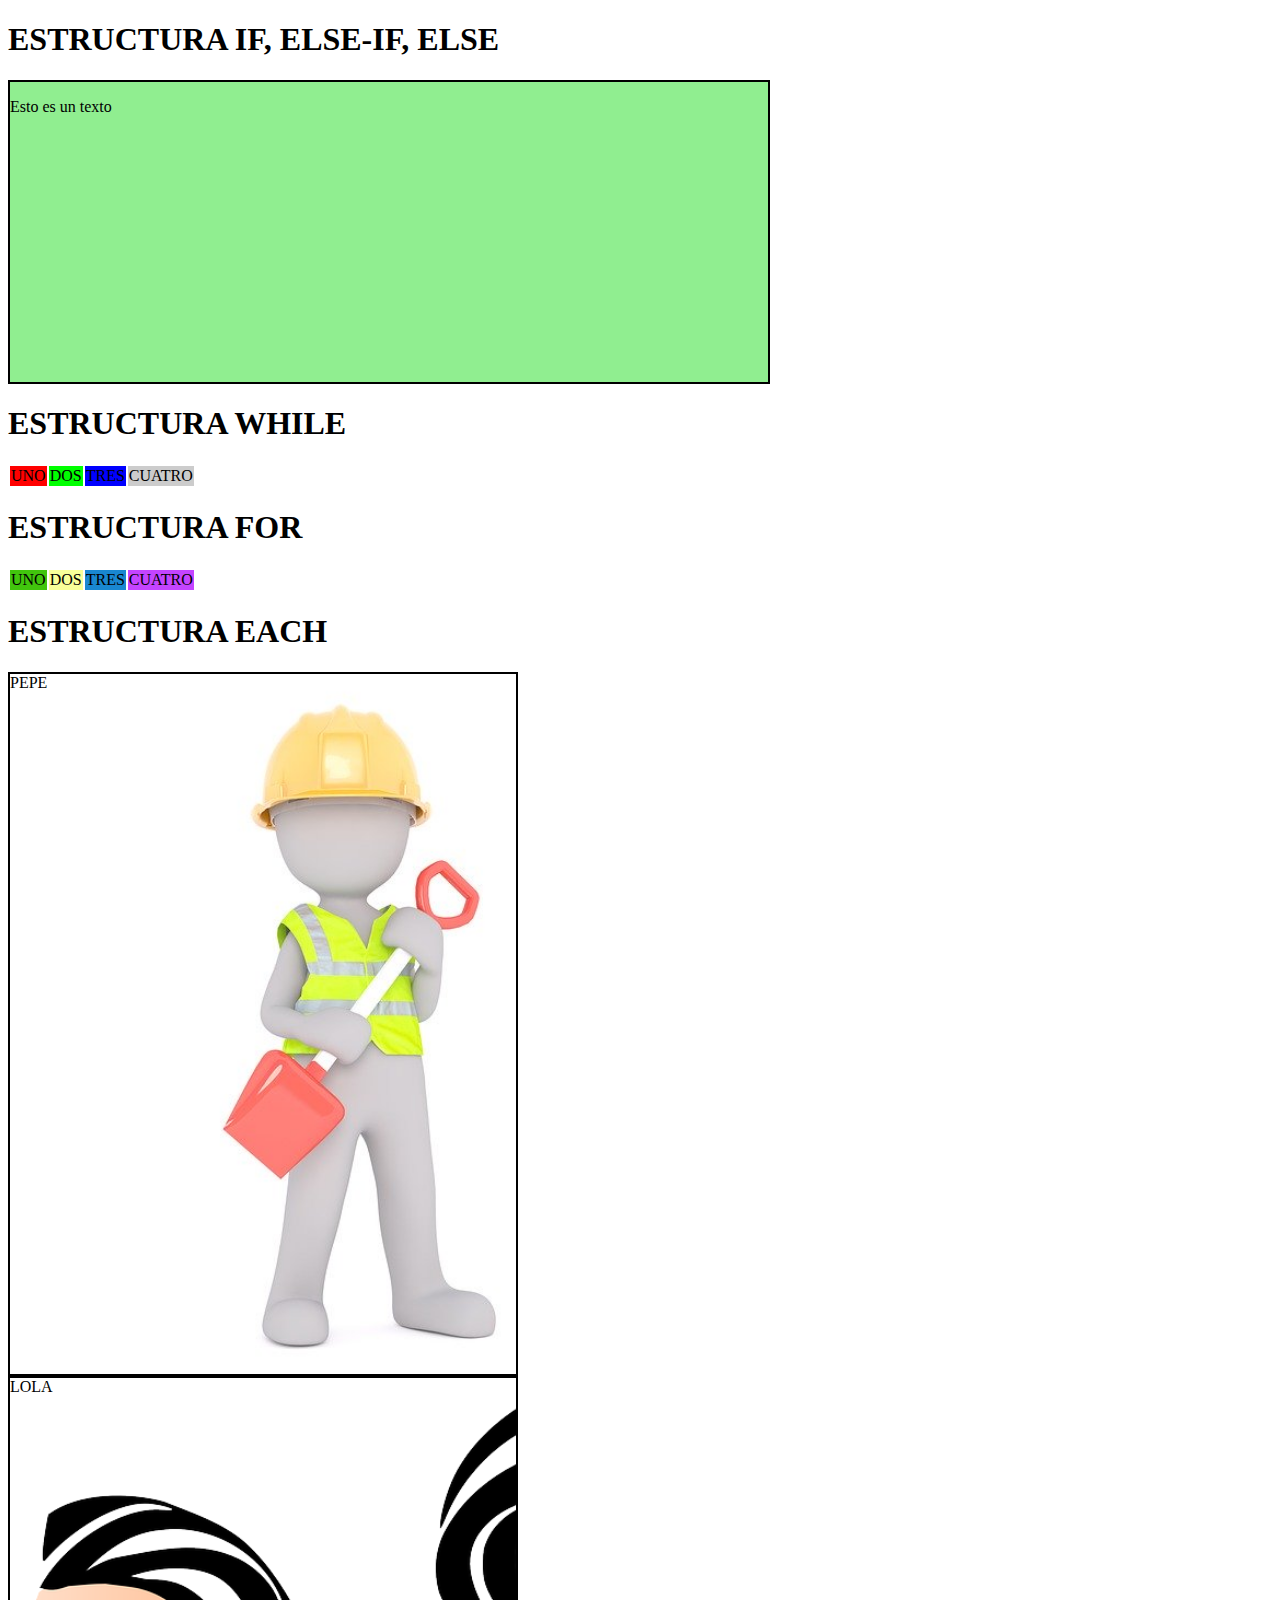
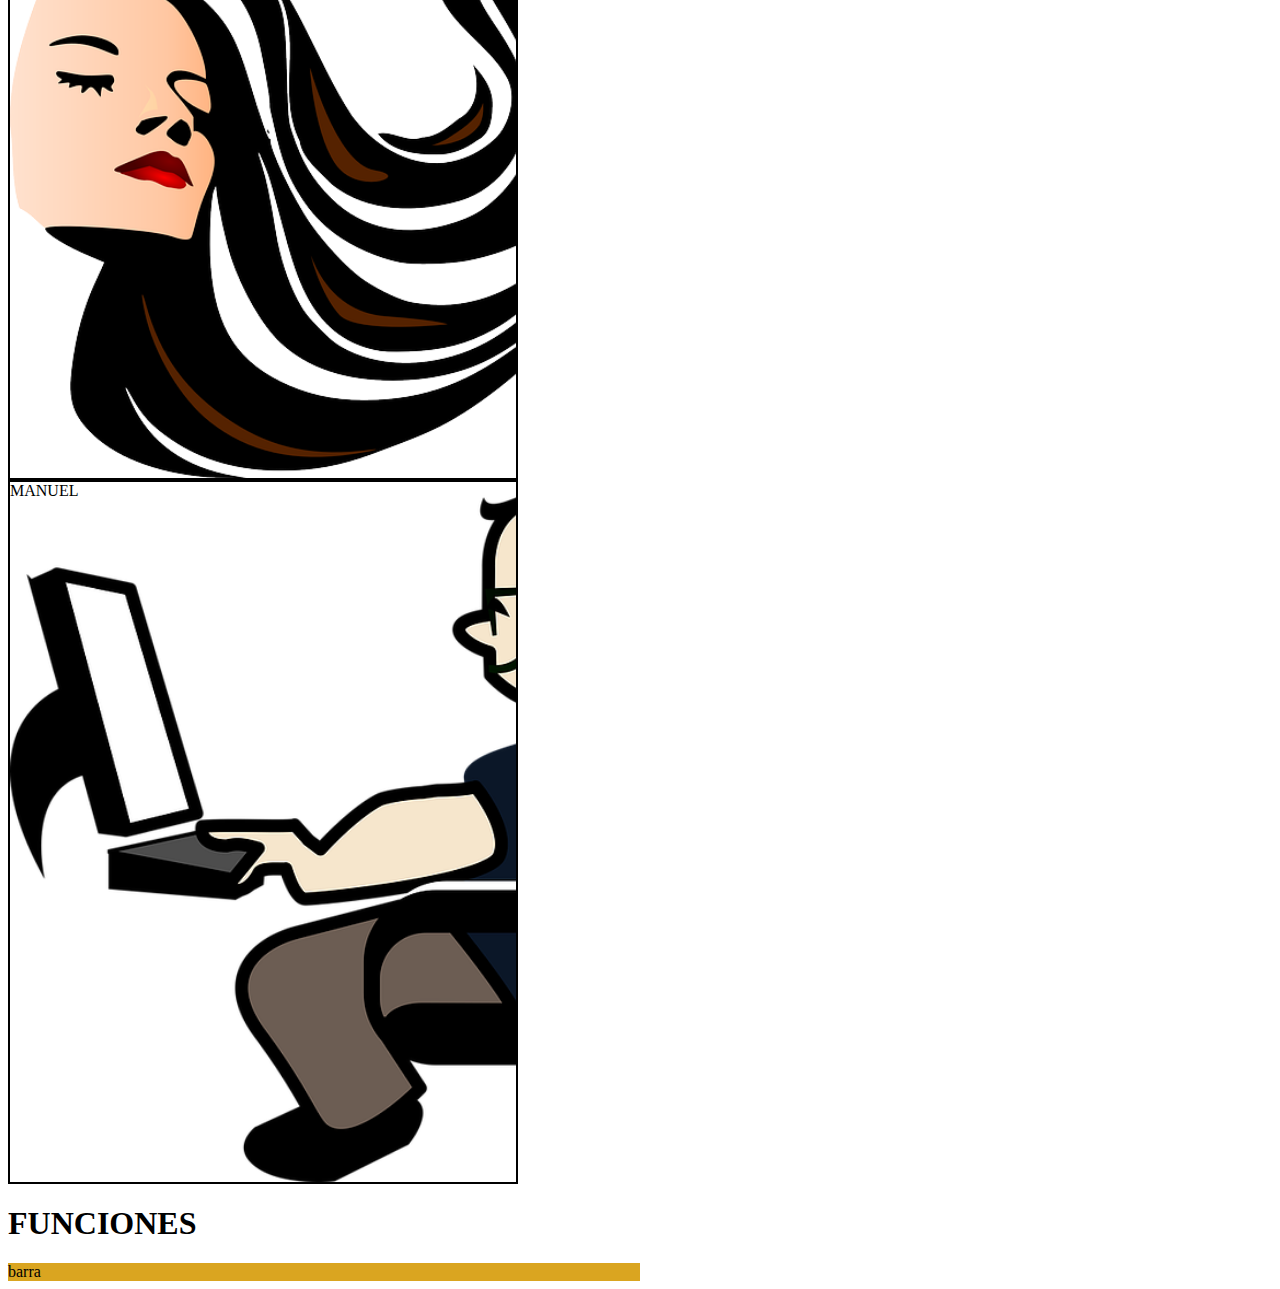
<file: EJEMPLO_EstructurasControl/index.html>
<!DOCTYPE html>
<html lang="en">

<head>
    <meta charset="UTF-8">
    <meta name="viewport" content="width=device-width, initial-scale=1.0">
    <link rel="stylesheet" href="estilos.css">
    <title>Ejemplo estructuras de control</title>
</head>

<body>
    <h1>ESTRUCTURA IF, ELSE-IF, ELSE</h1>
    <header style="width: 60%; height: 300px; border: 2px solid black;">
        <p>Esto es un texto</p>
    </header>

    <h1>ESTRUCTURA WHILE</h1>
    <div class="while">
        <table>
            <tbody>
                <tr>
                    <td>UNO</td>
                    <td>DOS</td>
                    <td>TRES</td>
                    <td>CUATRO</td>
                </tr>
            </tbody>
        </table>
    </div>

    <h1>ESTRUCTURA FOR</h1>
    <div class="for">
        <table>
            <tbody>
                <tr>
                    <td>UNO</td>
                    <td>DOS</td>
                    <td>TRES</td>
                    <td>CUATRO</td>
                </tr>
            </tbody>
        </table>
    </div>

    <h1>ESTRUCTURA EACH</h1>
    <div class="user-pepe" style="width: 40%; height: 700px; border: 2px solid black;">PEPE</div>
    <div class="user-lola" style="width: 40%; height: 700px; border: 2px solid black;">LOLA</div>
    <div class="user-manuel" style="width: 40%; height: 700px; border: 2px solid black;">MANUEL</div>

    <h1>FUNCIONES</h1>
    <div class="function">barra</div>
</body>

</html>
</file>
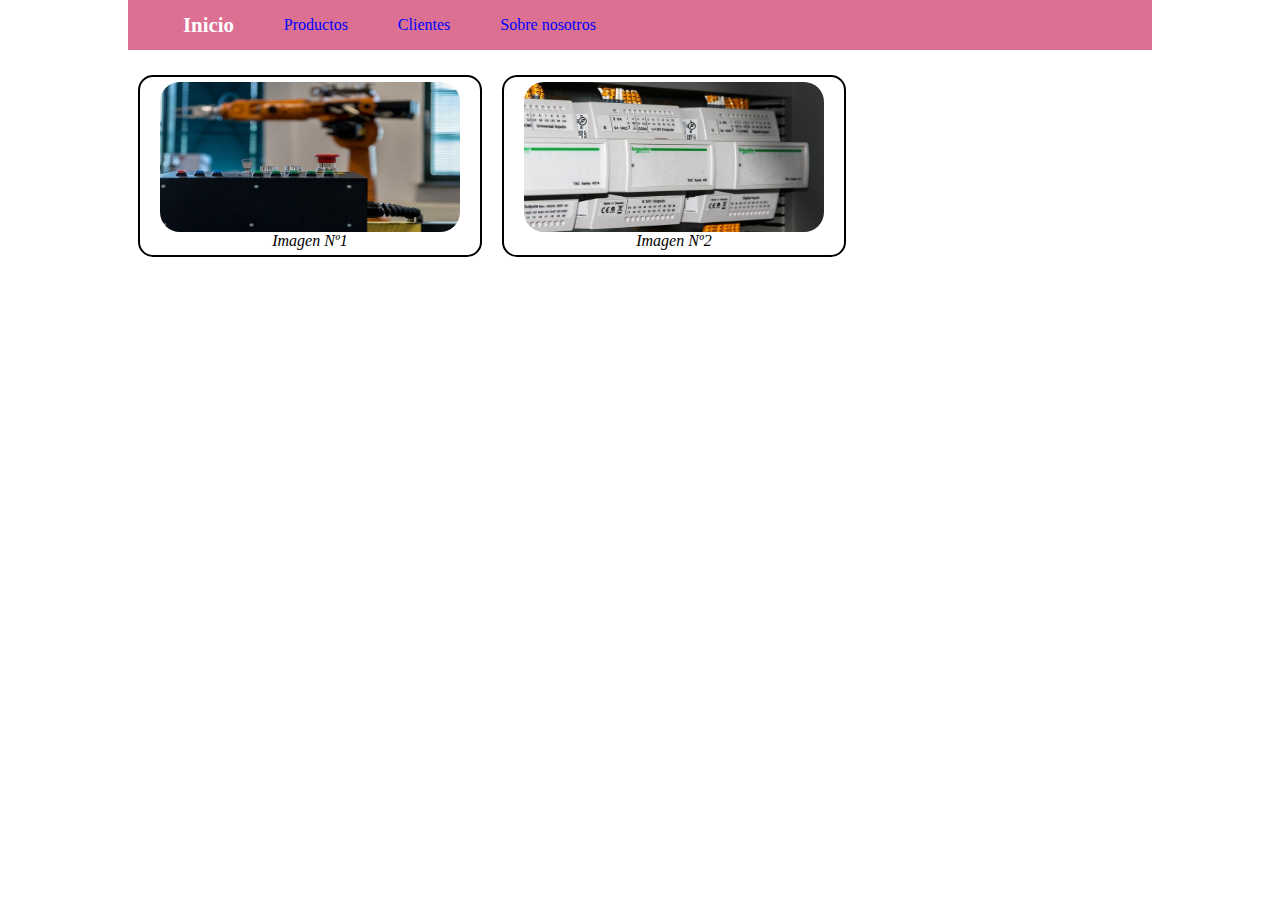
<file: EJERCICIO1/index.html>
<!DOCTYPE html>
<html lang="en">
<head>
    <meta charset="UTF-8">
    <meta name="viewport" content="width=device-width, initial-scale=1.0">
    <link rel="stylesheet" href="css/home.css">

    <title>Ejercicio 1</title>
</head>
<body>
    <header>
        <nav>
            <li class="elementMenu" id="Inicio"> <a href="">Inicio</a></li>
            <li class="elementMenu" id="Productos"> <a href="">Productos</a></li>
            <li class="elementMenu" id="Clientes"> <a href="">Clientes</a></li>
            <li class="elementMenu" id="Sobre_Nosotros"> <a href="">Sobre nosotros</a></li>
        </nav>
    </header>
    <main>
        <section class="Imagenes">
            <div class="Imagen">
                <img src="img/imagen1.jpg" alt="Imagen Nº1">
                <figcaption>Imagen Nº1</figcaption>
            </div>
            <div class="Imagen">
                <img src="img/imagen2.jpg" alt="Imagen Nº2">
                <figcaption>Imagen Nº2</figcaption>
            </div>
        </section>
    </main>
</body>
</html>
</file>
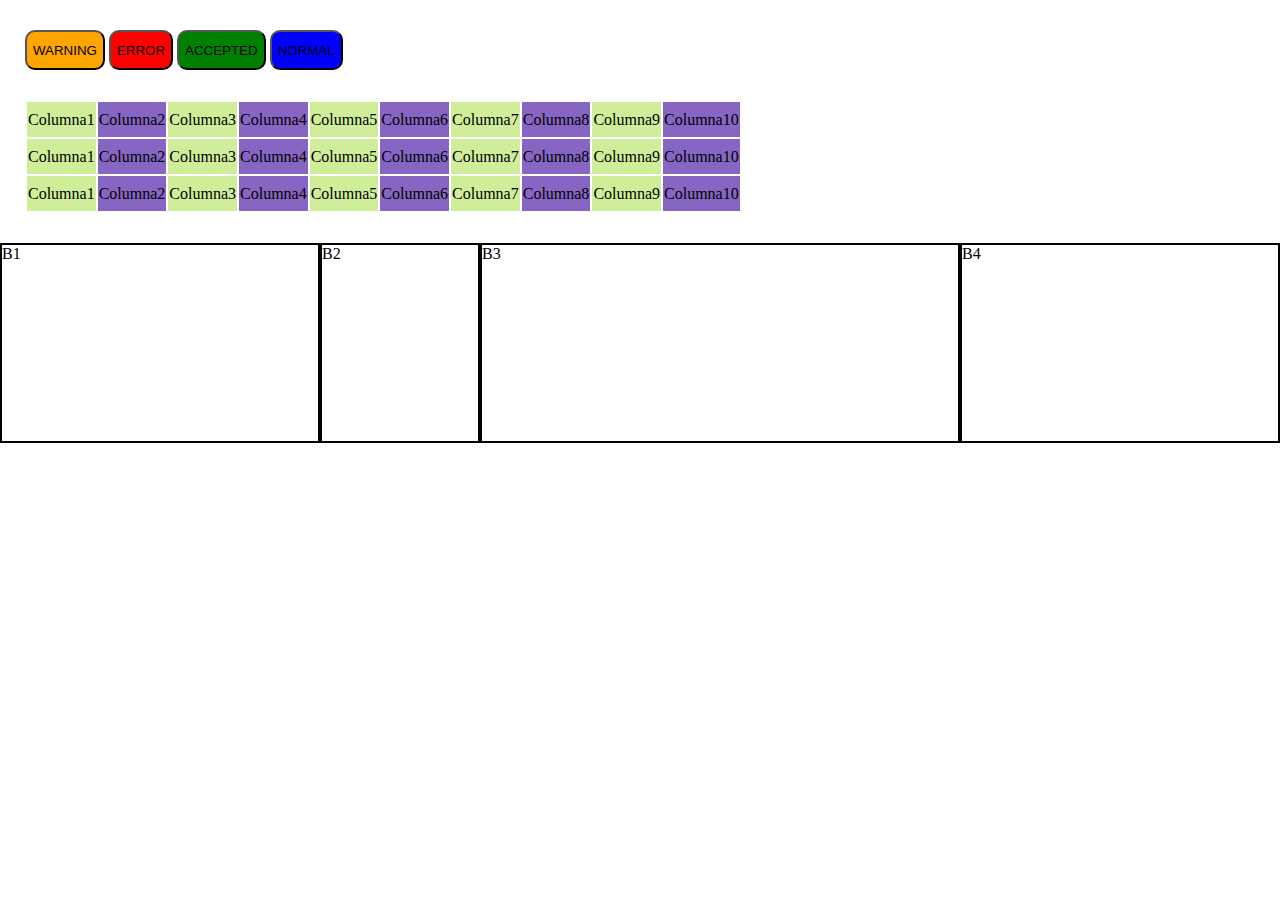
<file: EJERCICIO2/index.html>
<!DOCTYPE html>
<html lang="en">

<head>
    <meta charset="UTF-8">
    <meta name="viewport" content="width=device-width, initial-scale=1.0">
    <link rel="stylesheet" href="css/home.css">

    <title>Ejercicio 2</title>
    <!--
        ENUNCIADO DEL EJERCICIO
        Se pretenden crear los siguientes diseños:
        - sistema de decoracion de tablas con distintos colores para columnas impares o pares
        - sistema de botones (error, warning, accepted, normal)
        - estructura de maquetacion a 8 columnas
    -->
</head>

<body>
    <!--APARTADO DE BOTONES-->
    <div class="buttons">
        <button class="warning"> WARNING </button>
        <button class="error"> ERROR </button>
        <button class="accepted"> ACCEPTED </button>
        <button class="normal"> NORMAL </button>
    </div>

    <!--APARTADO DE TABLA-->
    <table>
        <tr>
            <td>Columna1</td>
            <td>Columna2</td>
            <td>Columna3</td>
            <td>Columna4</td>
            <td>Columna5</td>
            <td>Columna6</td>
            <td>Columna7</td>
            <td>Columna8</td>
            <td>Columna9</td>
            <td>Columna10</td>
        </tr>
        <tr>
            <td>Columna1</td>
            <td>Columna2</td>
            <td>Columna3</td>
            <td>Columna4</td>
            <td>Columna5</td>
            <td>Columna6</td>
            <td>Columna7</td>
            <td>Columna8</td>
            <td>Columna9</td>
            <td>Columna10</td>
        </tr>
        <tr>
            <td>Columna1</td>
            <td>Columna2</td>
            <td>Columna3</td>
            <td>Columna4</td>
            <td>Columna5</td>
            <td>Columna6</td>
            <td>Columna7</td>
            <td>Columna8</td>
            <td>Columna9</td>
            <td>Columna10</td>
        </tr>
    </table>

    <!--APARTADO DE SISTEMA DE COLUMNAS-->
    <section class="columns_8">
        <div class="bloque">B1</div>
        <div class="bloque">B2</div>
        <div class="bloque">B3</div>
        <div class="bloque">B4</div>
    </section>
</body>

</html>
</file>
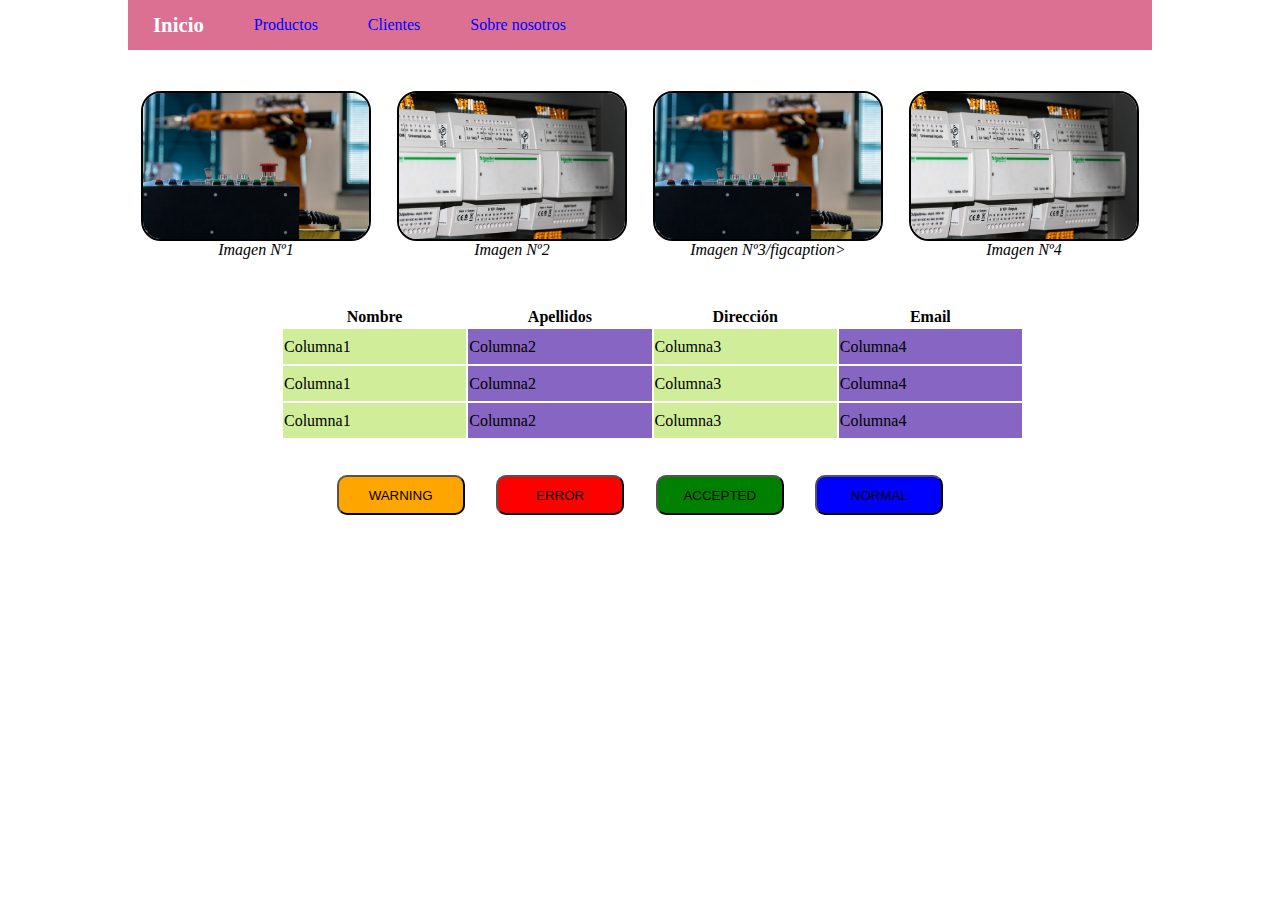
<file: EJERCICIO3/index.html>
<!DOCTYPE html>
<html lang="en">

<head>
    <meta charset="UTF-8">
    <meta name="viewport" content="width=device-width, initial-scale=1.0">
    <link rel="stylesheet" href="style/css/home.css">

    <title>Ejercicio 3</title>
</head>

<body>
    <header>
        <nav>
            <li class="elementMenu" id="Inicio"> <a href="">Inicio</a></li>
            <li class="elementMenu" id="Productos"> <a href="">Productos</a></li>
            <li class="elementMenu" id="Clientes"> <a href="">Clientes</a></li>
            <li class="elementMenu" id="Sobre_Nosotros"> <a href="">Sobre nosotros</a></li>
        </nav>
    </header>
    <main>
        <section class="Imagenes">
            <div class="Imagen">
                <img src="img/imagen1.jpg" alt="Imagen Nº1">
                <figcaption>Imagen Nº1</figcaption>
            </div>
            <div class="Imagen">
                <img src="img/imagen2.jpg" alt="Imagen Nº2">
                <figcaption>Imagen Nº2</figcaption>
            </div>
            <div class="Imagen">
                <img src="img/imagen1.jpg" alt="Imagen Nº2">
                <figcaption>Imagen Nº3/figcaption>
            </div>
            <div class="Imagen">
                <img src="img/imagen2.jpg" alt="Imagen Nº2">
                <figcaption>Imagen Nº4</figcaption>
            </div>
        </section>

        <!--APARTADO DE TABLA-->
        <table>
            <tr>
                <th>Nombre</th>
                <th>Apellidos</th>
                <th>Dirección</th>
                <th>Email</th>
            </tr>
            <tr>
                <td>Columna1</td>
                <td>Columna2</td>
                <td>Columna3</td>
                <td>Columna4</td>

            </tr>
            <tr>
                <td>Columna1</td>
                <td>Columna2</td>
                <td>Columna3</td>
                <td>Columna4</td>

            </tr>
            <tr>
                <td>Columna1</td>
                <td>Columna2</td>
                <td>Columna3</td>
                <td>Columna4</td>

            </tr>
        </table>

        <!--APARTADO DE BOTONES-->
        <section class="buttons">
            <button class="warning"> WARNING </button>
            <button class="error"> ERROR </button>
            <button class="accepted"> ACCEPTED </button>
            <button class="normal"> NORMAL </button>
        </section>

    </main>
</body>

</html>
</file>
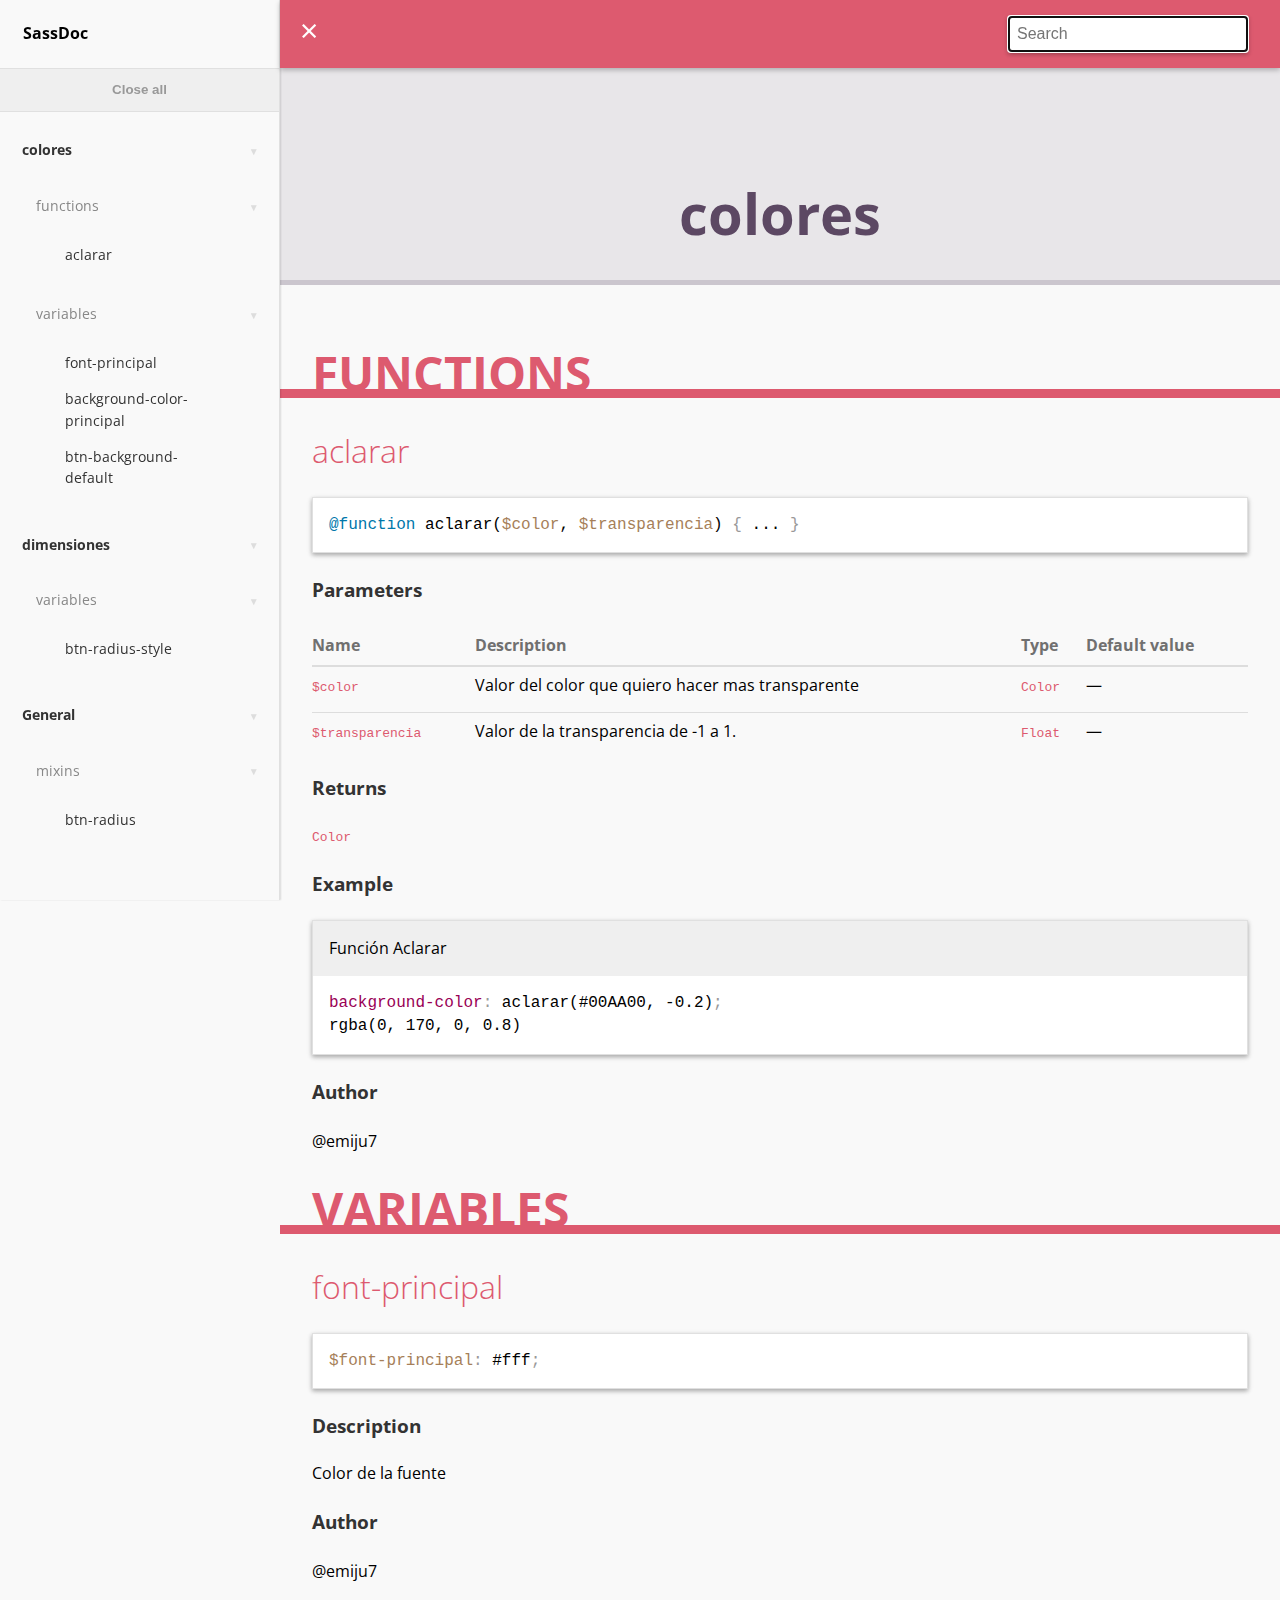
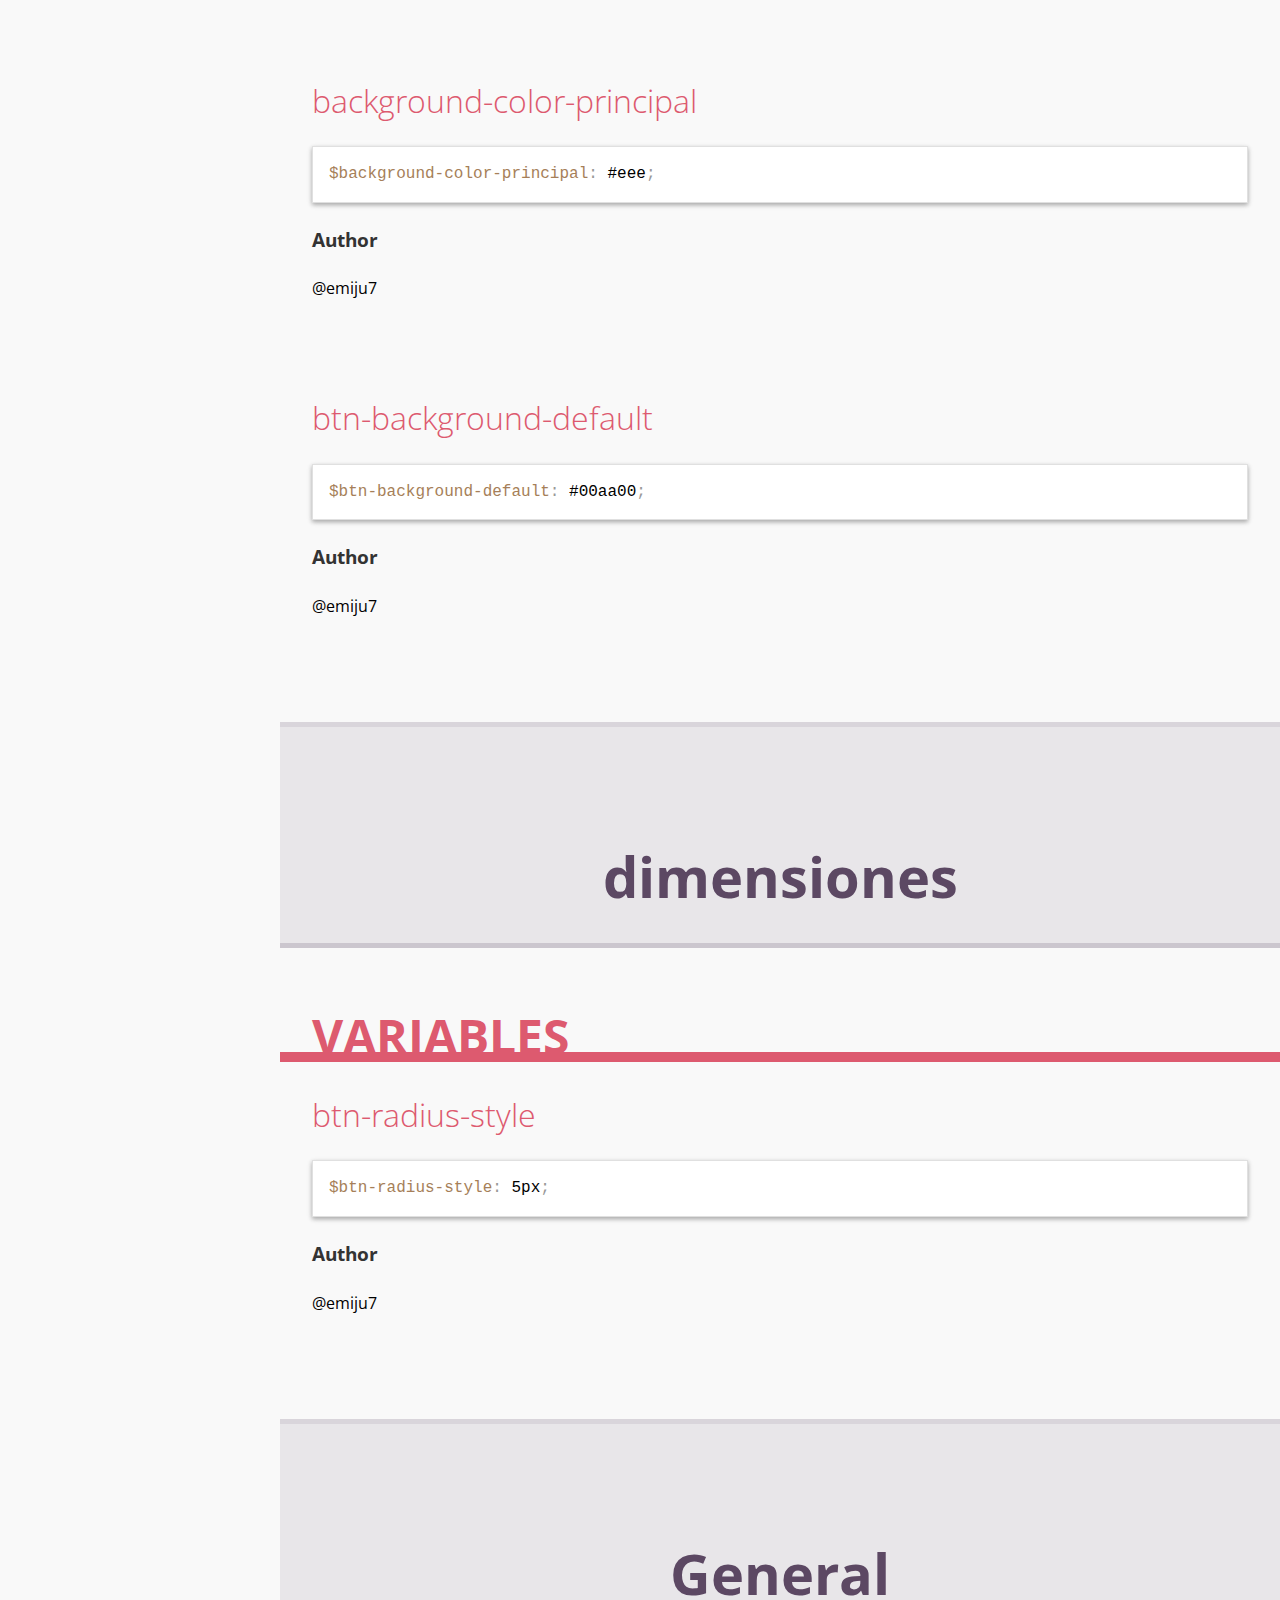
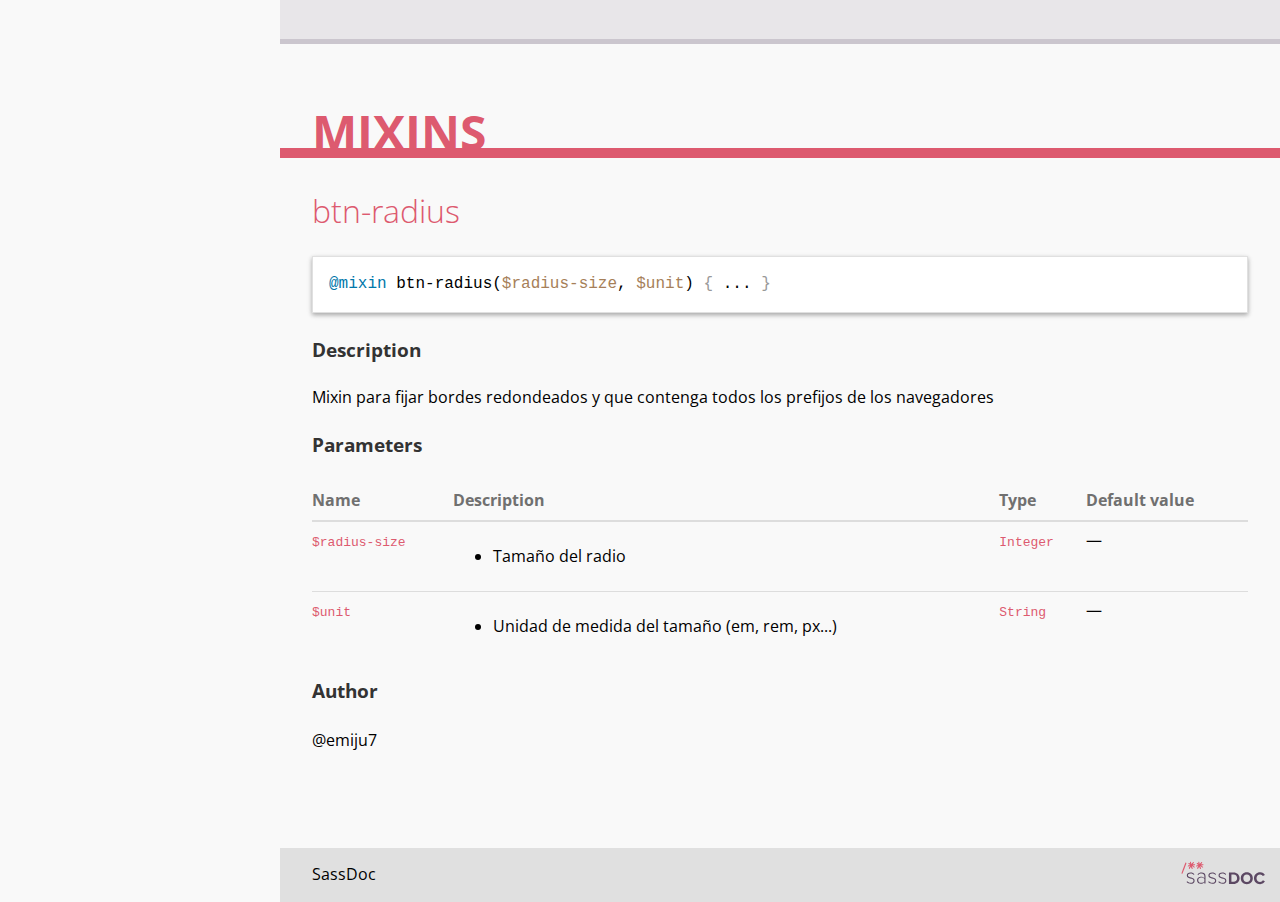
<file: EJEMPLO_SassDoc/sassdoc/index.html>
<!doctype html><html lang="en"><head><meta charset="utf-8"><title>SassDoc</title><link rel="stylesheet" href="assets/css/main.css"><link href="https://fonts.googleapis.com/css?family=Open+Sans:400,500,700" rel="stylesheet" type="text/css"><meta name="viewport" content="width=device-width"><meta content="IE=edge, chrome=1" http-equiv="X-UA-Compatible"><!-- Open Graph tags --><meta property="og:title" content="SassDoc - SassDoc"><meta property="og:type" content="website"><meta property="og:description" content="Release the docs!"><!-- Thanks to Sass-lang.com for the icons --><link href="assets/images/favicon.png" rel="shortcut icon"></head><body><aside class="sidebar" role="nav"><div class="sidebar__header"><h1 class="sidebar__title">SassDoc</h1></div><div class="sidebar__body"><button type="button" class="btn-toggle js-btn-toggle" data-alt="Open all">Close all</button><p class="sidebar__item sidebar__item--heading" data-slug="colores"><a href="#colores">colores</a></p><div><p class="sidebar__item sidebar__item--sub-heading" data-slug="colores-function"><a href="#colores-function">functions</a></p><ul class="list-unstyled"><li class="sidebar__item sassdoc__item" data-group="colores" data-name="aclarar" data-type="function"><a href="#colores-function-aclarar">aclarar</a></li></ul><p class="sidebar__item sidebar__item--sub-heading" data-slug="colores-variable"><a href="#colores-variable">variables</a></p><ul class="list-unstyled"><li class="sidebar__item sassdoc__item" data-group="colores" data-name="font-principal" data-type="variable"><a href="#colores-variable-font-principal">font-principal</a></li><li class="sidebar__item sassdoc__item" data-group="colores" data-name="background-color-principal" data-type="variable"><a href="#colores-variable-background-color-principal">background-color-principal</a></li><li class="sidebar__item sassdoc__item" data-group="colores" data-name="btn-background-default" data-type="variable"><a href="#colores-variable-btn-background-default">btn-background-default</a></li></ul></div><p class="sidebar__item sidebar__item--heading" data-slug="dimensiones"><a href="#dimensiones">dimensiones</a></p><div><p class="sidebar__item sidebar__item--sub-heading" data-slug="dimensiones-variable"><a href="#dimensiones-variable">variables</a></p><ul class="list-unstyled"><li class="sidebar__item sassdoc__item" data-group="dimensiones" data-name="btn-radius-style" data-type="variable"><a href="#dimensiones-variable-btn-radius-style">btn-radius-style</a></li></ul></div><p class="sidebar__item sidebar__item--heading" data-slug="undefined"><a href="#undefined">General</a></p><div><p class="sidebar__item sidebar__item--sub-heading" data-slug="undefined-mixin"><a href="#undefined-mixin">mixins</a></p><ul class="list-unstyled"><li class="sidebar__item sassdoc__item" data-group="undefined" data-name="btn-radius" data-type="mixin"><a href="#undefined-mixin-btn-radius">btn-radius</a></li></ul></div></div></aside><article class="main" role="main"><header class="header" role="banner"><div class="container"><div class="sassdoc__searchbar searchbar"><label for="js-search-input" class="visually-hidden">Search</label><div class="searchbar__form" id="js-search"><input name="search" type="search" class="searchbar__field" autocomplete="off" autofocus id="js-search-input" placeholder="Search"><ul class="searchbar__suggestions" id="js-search-suggestions"></ul></div></div></div></header><section class="main__section"><h1 class="main__heading" id="colores"><div class="container">colores</div></h1><section class="main__sub-section" id="colores-function"><h2 class="main__heading--secondary"><div class="container">functions</div></h2><section class="main__item container item" id="colores-function-aclarar"><h3 class="item__heading"><a class="item__name" href="#function-aclarar">aclarar</a></h3><div class="item__code-wrapper"><pre class="item__code item__code--togglable language-scss" data-current-state="collapsed" data-expanded="@function aclarar($color, $transparencia) { 
    @return adjust-color($color, $alphaa: $transparencia);
 }" data-collapsed="@function aclarar($color, $transparencia) { ... }"><code>@function aclarar($color, $transparencia) { ... }</code></pre></div><h3 class="item__sub-heading">Parameters</h3><table class="item__parameters"><thead><tr><th scope="col"><span class="visually-hidden">parameter </span>Name</th><th scope="col"><span class="visually-hidden">parameter </span>Description</th><th scope="col"><span class="visually-hidden">parameter </span>Type</th><th scope="col"><span class="visually-hidden">parameter </span>Default value</th></tr></thead><tbody><tr class="item__parameter"><th scope="row" data-label="name"><code>$color</code></th><td data-label="desc"><p>Valor del color que quiero hacer mas transparente</p></td><td data-label="type"><code>Color</code></td><td data-label="default">&mdash;<span class="visually-hidden"> none</span></td></tr><tr class="item__parameter"><th scope="row" data-label="name"><code>$transparencia</code></th><td data-label="desc"><p>Valor de la transparencia de -1 a 1.</p></td><td data-label="type"><code>Float</code></td><td data-label="default">&mdash;<span class="visually-hidden"> none</span></td></tr></tbody></table><h3 class="item__sub-heading">Returns</h3><div class="item__description item__description--inline"><code>Color</code></div><h3 class="item__sub-heading">Example</h3><div class="item__example example"><div class="example__description"><p>Función Aclarar</p></div><pre class="example__code language-scss"><code>background-color: aclarar(#00AA00, -0.2);
rgba(0, 170, 0, 0.8)</code></pre></div><h3 class="item__sub-heading">Author</h3><ul class="list-unstyled"><li><p>@emiju7</p></li></ul></section></section><section class="main__sub-section" id="colores-variable"><h2 class="main__heading--secondary"><div class="container">variables</div></h2><section class="main__item container item" id="colores-variable-font-principal"><h3 class="item__heading"><a class="item__name" href="#variable-font-principal">font-principal</a></h3><div class="item__code-wrapper"><pre class="item__code language-scss"><code>$font-principal: #fff;</code></pre></div><h3 class="item__sub-heading">Description</h3><div class="item__description"><p>Color de la fuente</p></div><h3 class="item__sub-heading">Author</h3><ul class="list-unstyled"><li><p>@emiju7</p></li></ul></section><section class="main__item container item" id="colores-variable-background-color-principal"><h3 class="item__heading"><a class="item__name" href="#variable-background-color-principal">background-color-principal</a></h3><div class="item__code-wrapper"><pre class="item__code language-scss"><code>$background-color-principal: #eee;</code></pre></div><h3 class="item__sub-heading">Author</h3><ul class="list-unstyled"><li><p>@emiju7</p></li></ul></section><section class="main__item container item" id="colores-variable-btn-background-default"><h3 class="item__heading"><a class="item__name" href="#variable-btn-background-default">btn-background-default</a></h3><div class="item__code-wrapper"><pre class="item__code language-scss"><code>$btn-background-default: #00aa00;</code></pre></div><h3 class="item__sub-heading">Author</h3><ul class="list-unstyled"><li><p>@emiju7</p></li></ul></section></section></section><section class="main__section"><h1 class="main__heading" id="dimensiones"><div class="container">dimensiones</div></h1><section class="main__sub-section" id="dimensiones-variable"><h2 class="main__heading--secondary"><div class="container">variables</div></h2><section class="main__item container item" id="dimensiones-variable-btn-radius-style"><h3 class="item__heading"><a class="item__name" href="#variable-btn-radius-style">btn-radius-style</a></h3><div class="item__code-wrapper"><pre class="item__code language-scss"><code>$btn-radius-style: 5px;</code></pre></div><h3 class="item__sub-heading">Author</h3><ul class="list-unstyled"><li><p>@emiju7</p></li></ul></section></section></section><section class="main__section"><h1 class="main__heading" id="undefined"><div class="container">General</div></h1><section class="main__sub-section" id="undefined-mixin"><h2 class="main__heading--secondary"><div class="container">mixins</div></h2><section class="main__item container item" id="undefined-mixin-btn-radius"><h3 class="item__heading"><a class="item__name" href="#mixin-btn-radius">btn-radius</a></h3><div class="item__code-wrapper"><pre class="item__code item__code--togglable language-scss" data-current-state="collapsed" data-expanded="@mixin btn-radius($radius-size, $unit) { 
    -moz-border-radius: #{$radius-size}#{$unit};
    -webkit-border-radius: #{$radius-size}#{$unit};
    border-radius: #{$radius-size}#{$unit};
    
 }" data-collapsed="@mixin btn-radius($radius-size, $unit) { ... }"><code>@mixin btn-radius($radius-size, $unit) { ... }</code></pre></div><h3 class="item__sub-heading">Description</h3><div class="item__description"><p>Mixin para fijar bordes redondeados y que contenga todos los prefijos de los navegadores</p></div><h3 class="item__sub-heading">Parameters</h3><table class="item__parameters"><thead><tr><th scope="col"><span class="visually-hidden">parameter </span>Name</th><th scope="col"><span class="visually-hidden">parameter </span>Description</th><th scope="col"><span class="visually-hidden">parameter </span>Type</th><th scope="col"><span class="visually-hidden">parameter </span>Default value</th></tr></thead><tbody><tr class="item__parameter"><th scope="row" data-label="name"><code>$radius-size</code></th><td data-label="desc"><ul><li>Tamaño del radio</li></ul></td><td data-label="type"><code>Integer</code></td><td data-label="default">&mdash;<span class="visually-hidden"> none</span></td></tr><tr class="item__parameter"><th scope="row" data-label="name"><code>$unit</code></th><td data-label="desc"><ul><li>Unidad de medida del tamaño (em, rem, px...)</li></ul></td><td data-label="type"><code>String</code></td><td data-label="default">&mdash;<span class="visually-hidden"> none</span></td></tr></tbody></table><h3 class="item__sub-heading">Author</h3><ul class="list-unstyled"><li><p>@emiju7</p></li></ul></section></section></section><footer class="footer" role="contentinfo"><div class="container"><div class="footer__project-info project-info"><!-- Name and URL --> <span class="project-info__name">SassDoc</span><!-- Version --><!-- License --></div><a class="footer__watermark" href="http://sassdoc.com"><img src="assets/images/logo_light_inline.svg" alt="SassDoc Logo"></a></div></footer></article><script src="https://ajax.googleapis.com/ajax/libs/jquery/2.1.1/jquery.min.js"></script><script>window.jQuery || document.write('<script src="assets/js/vendor/jquery.min.js"><\/script>')</script><script src="assets/js/main.min.js"></script></body></html>
</file>
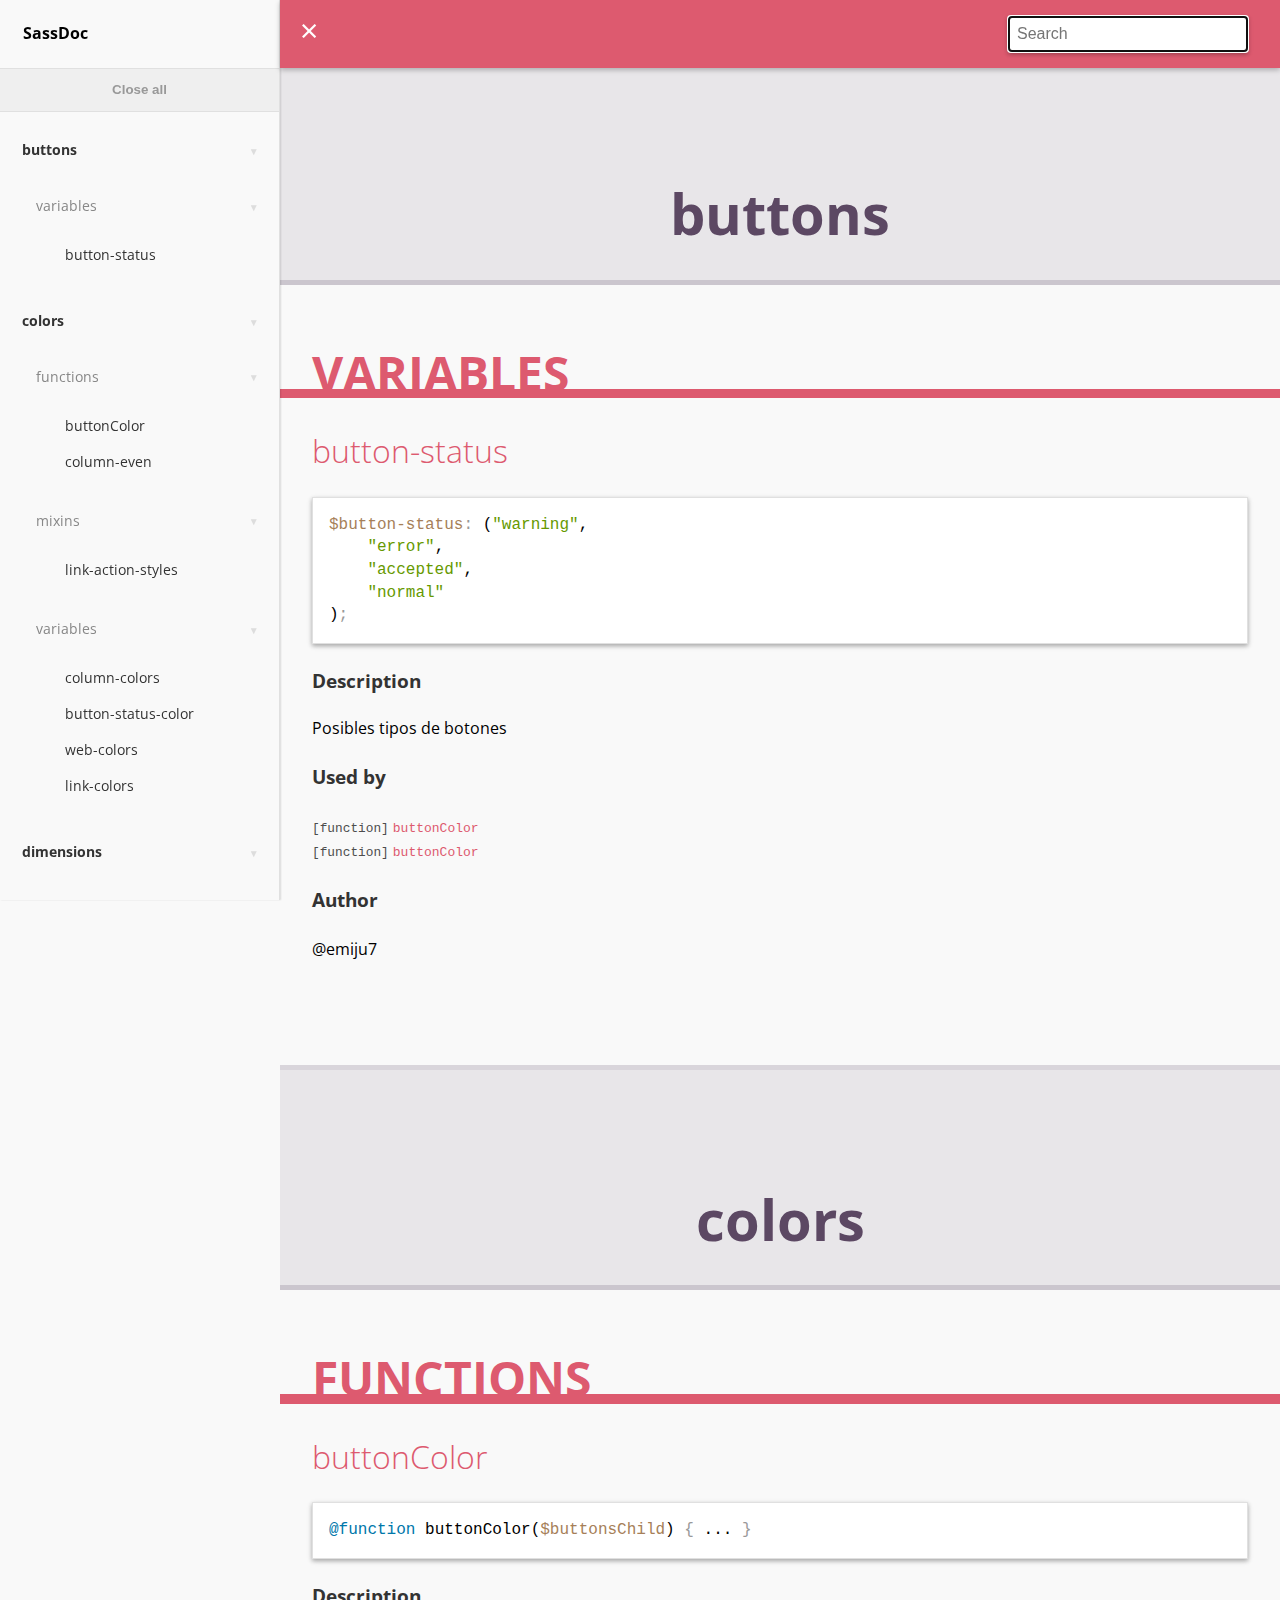
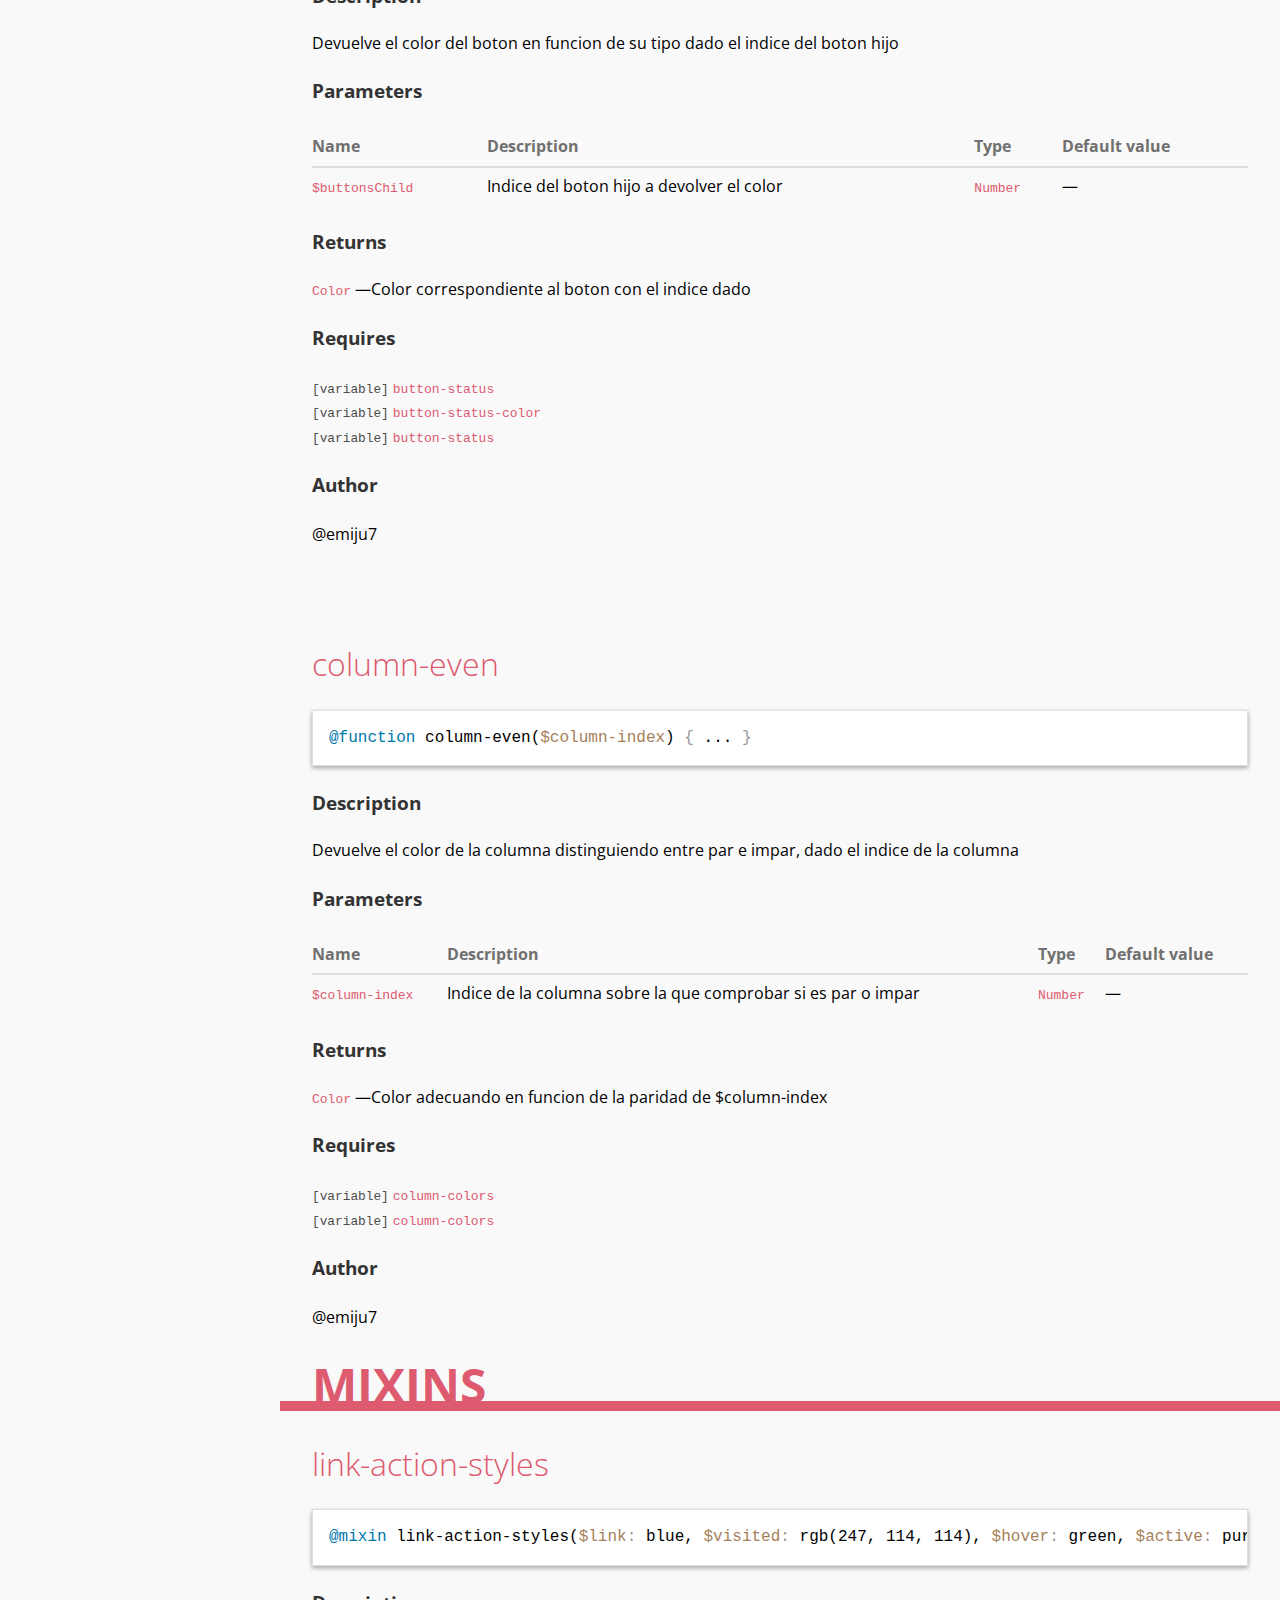
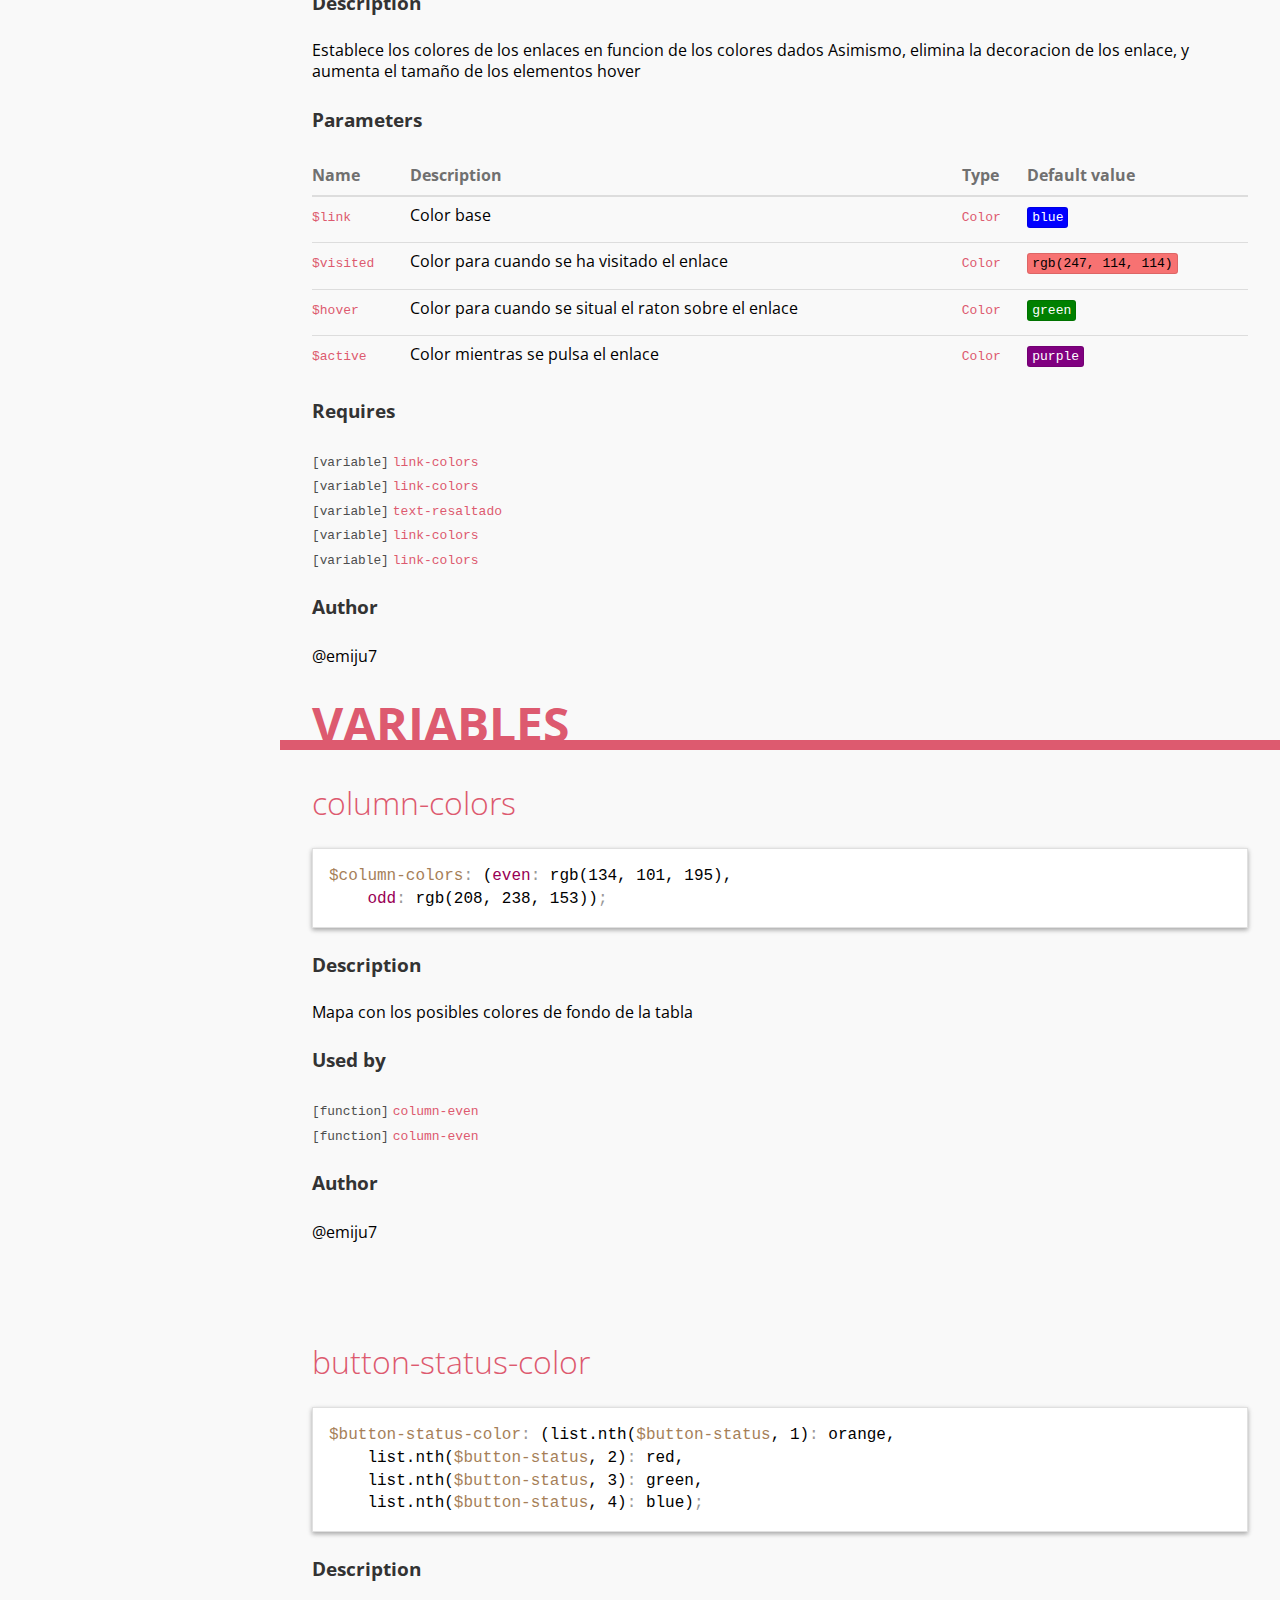
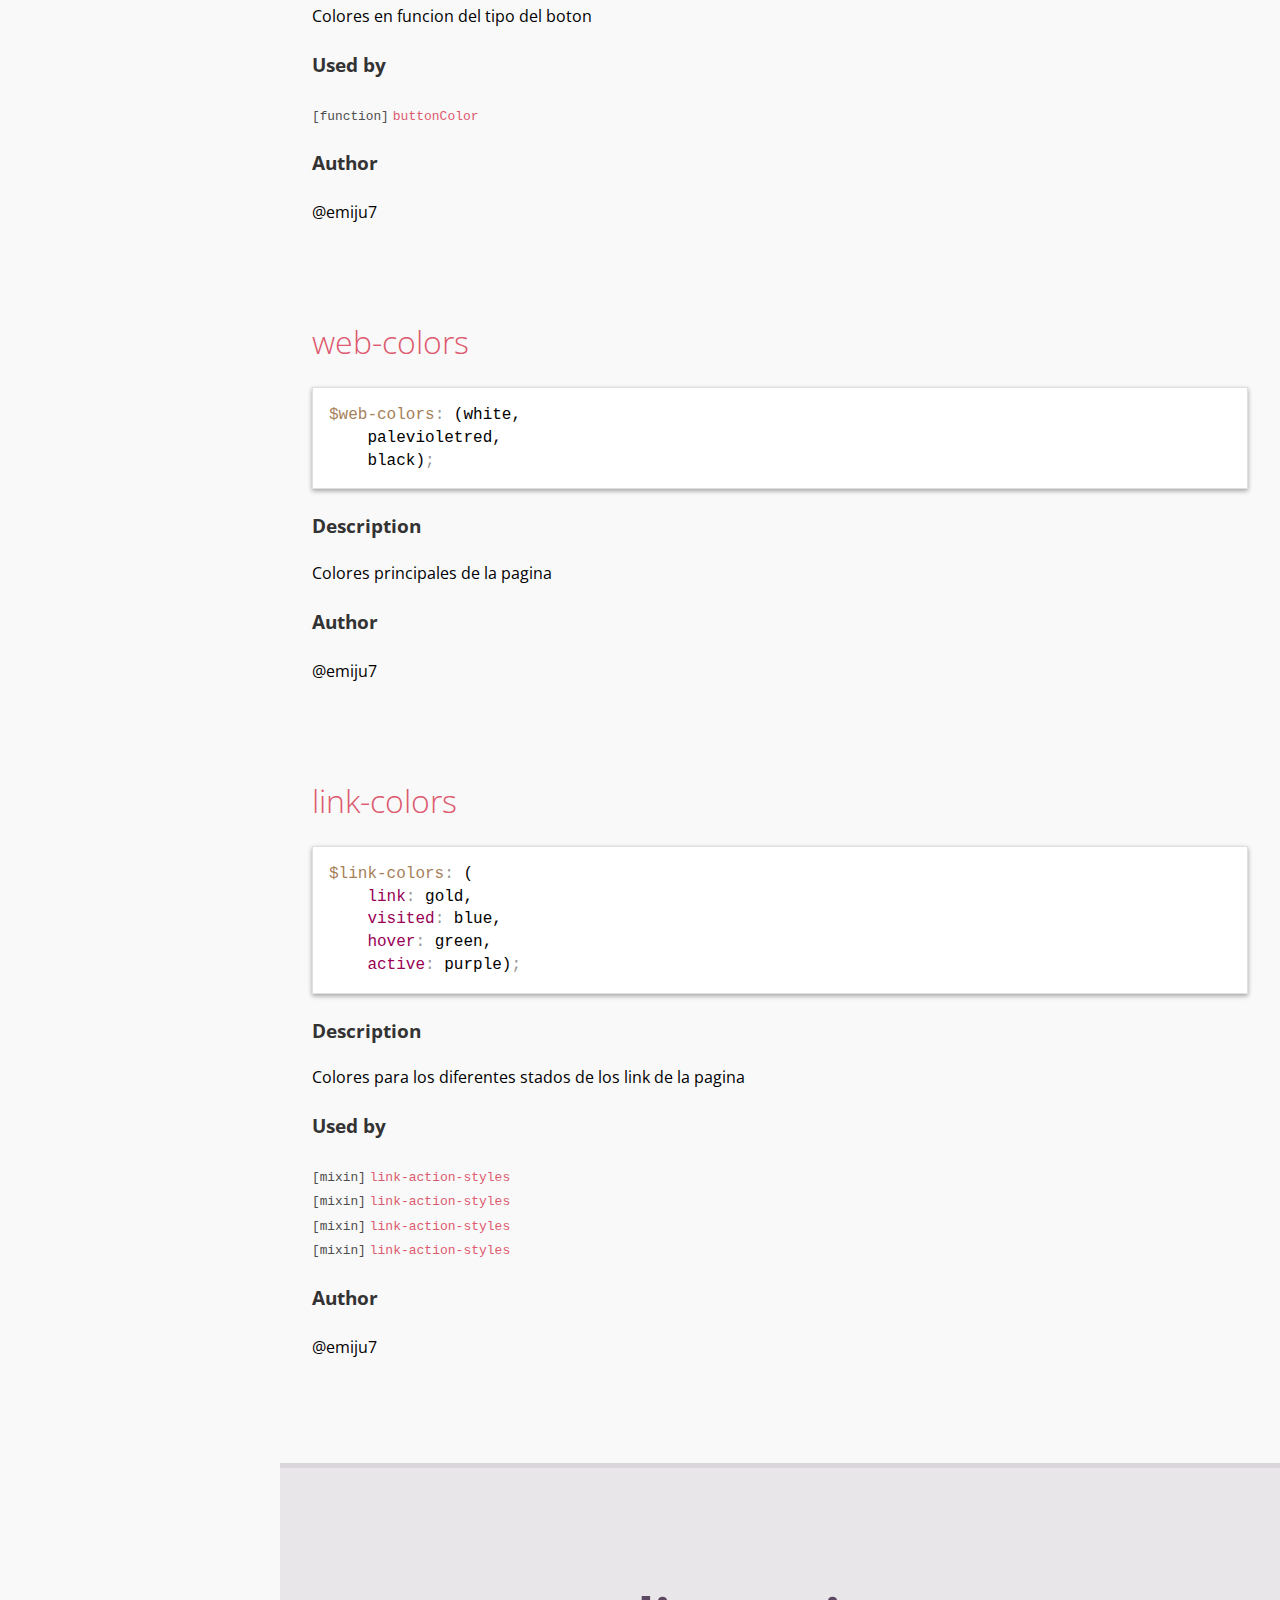
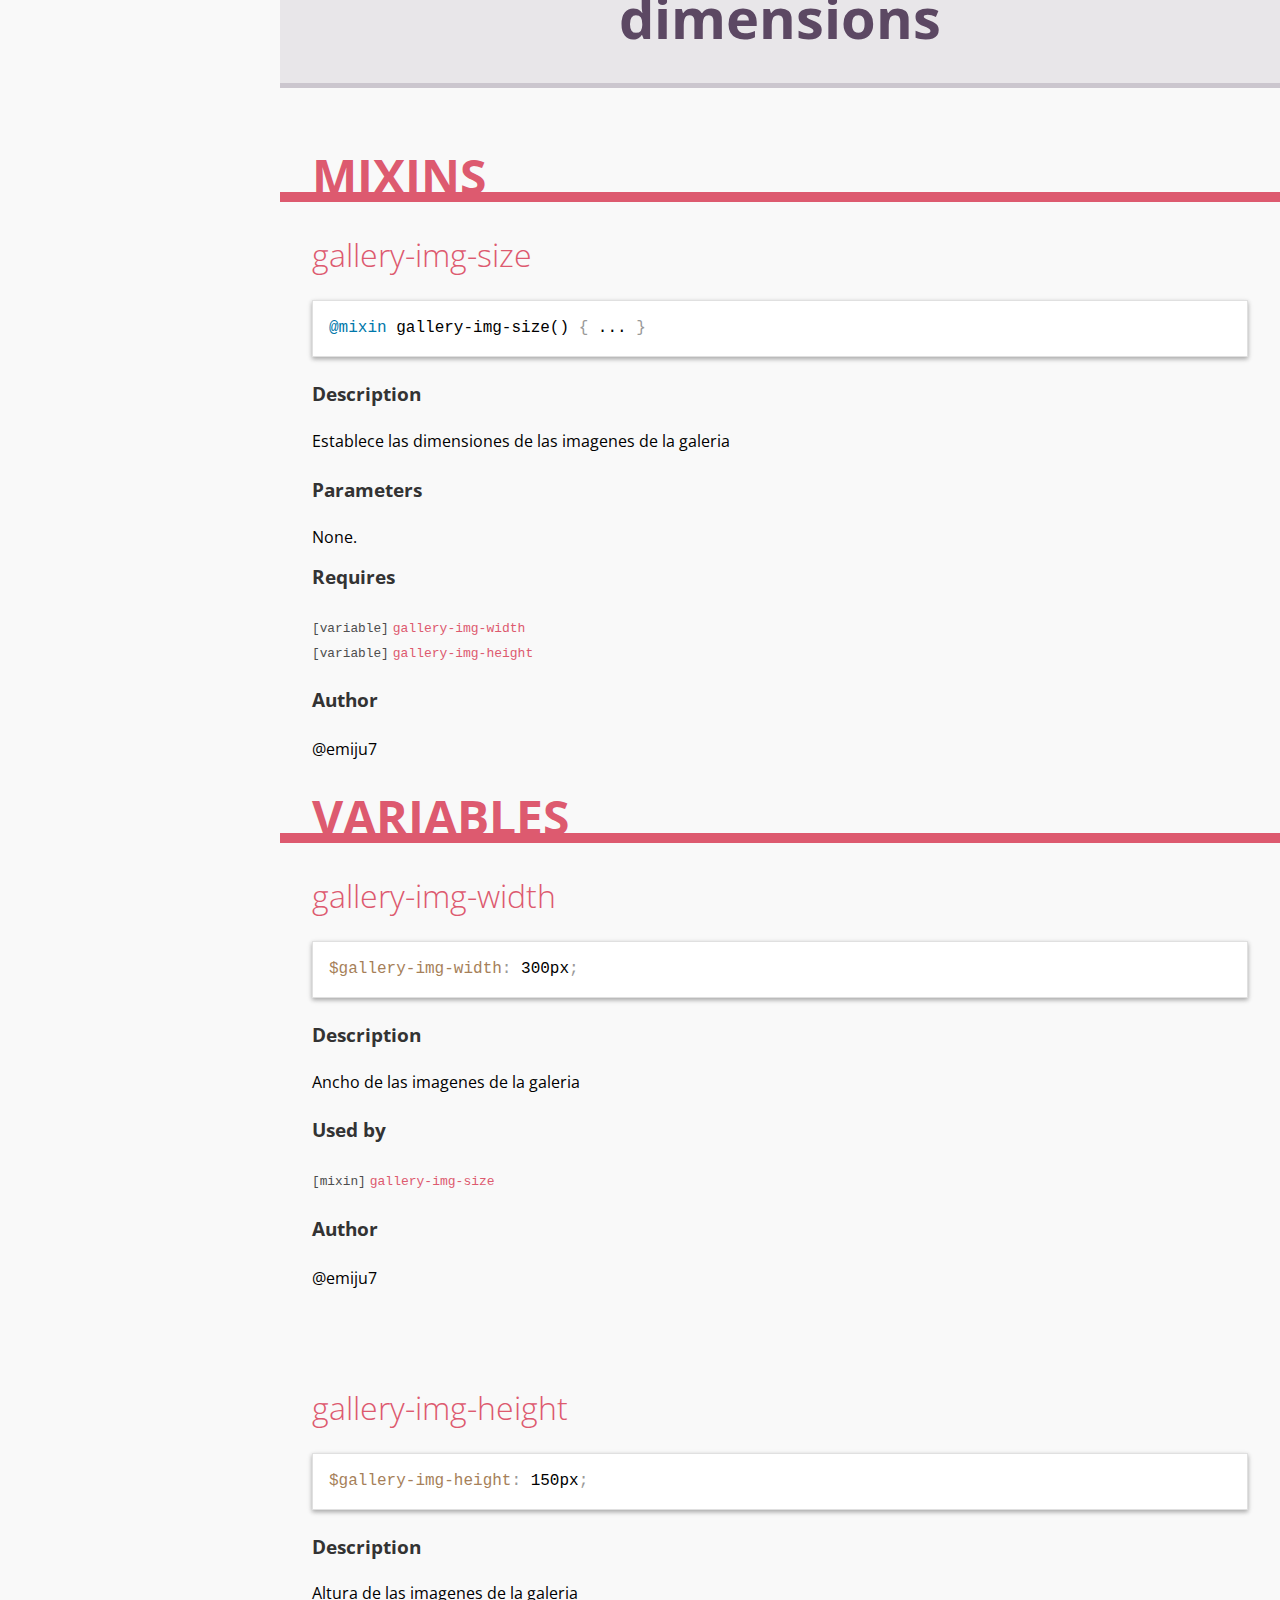
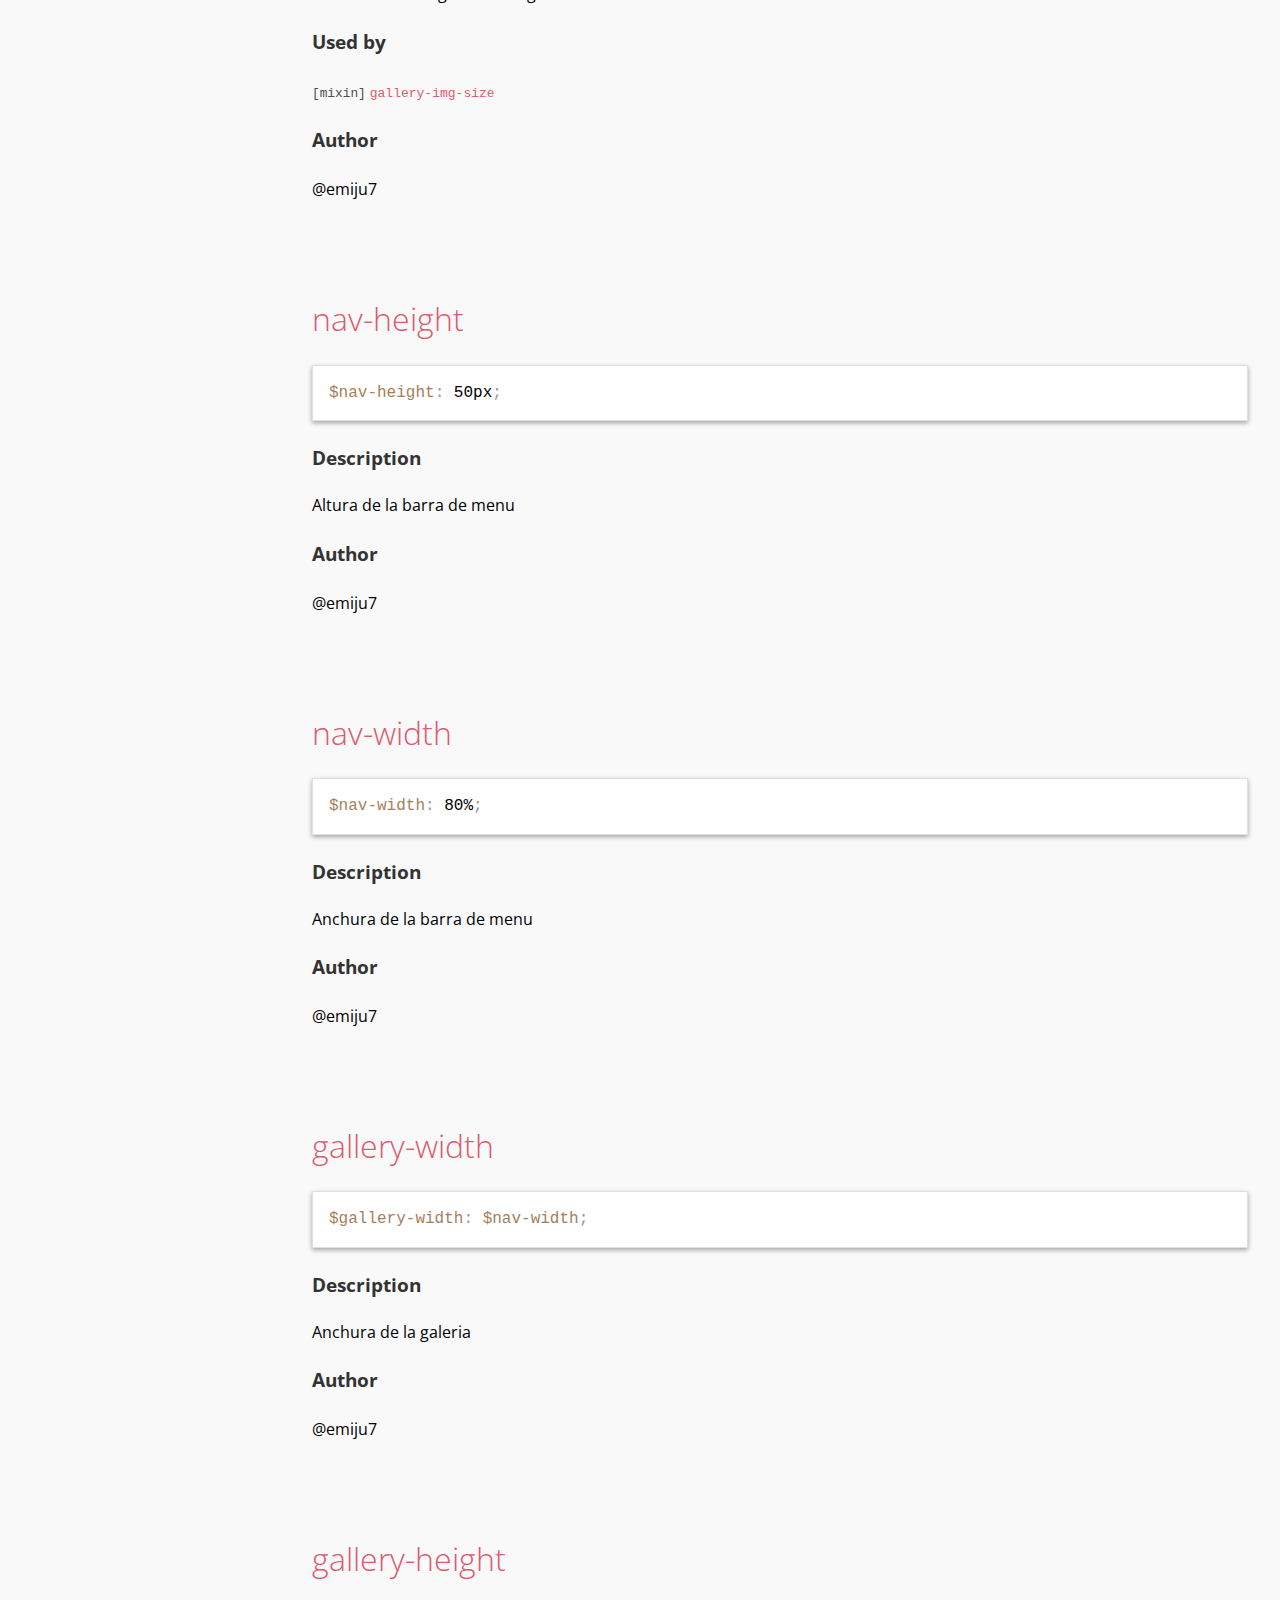
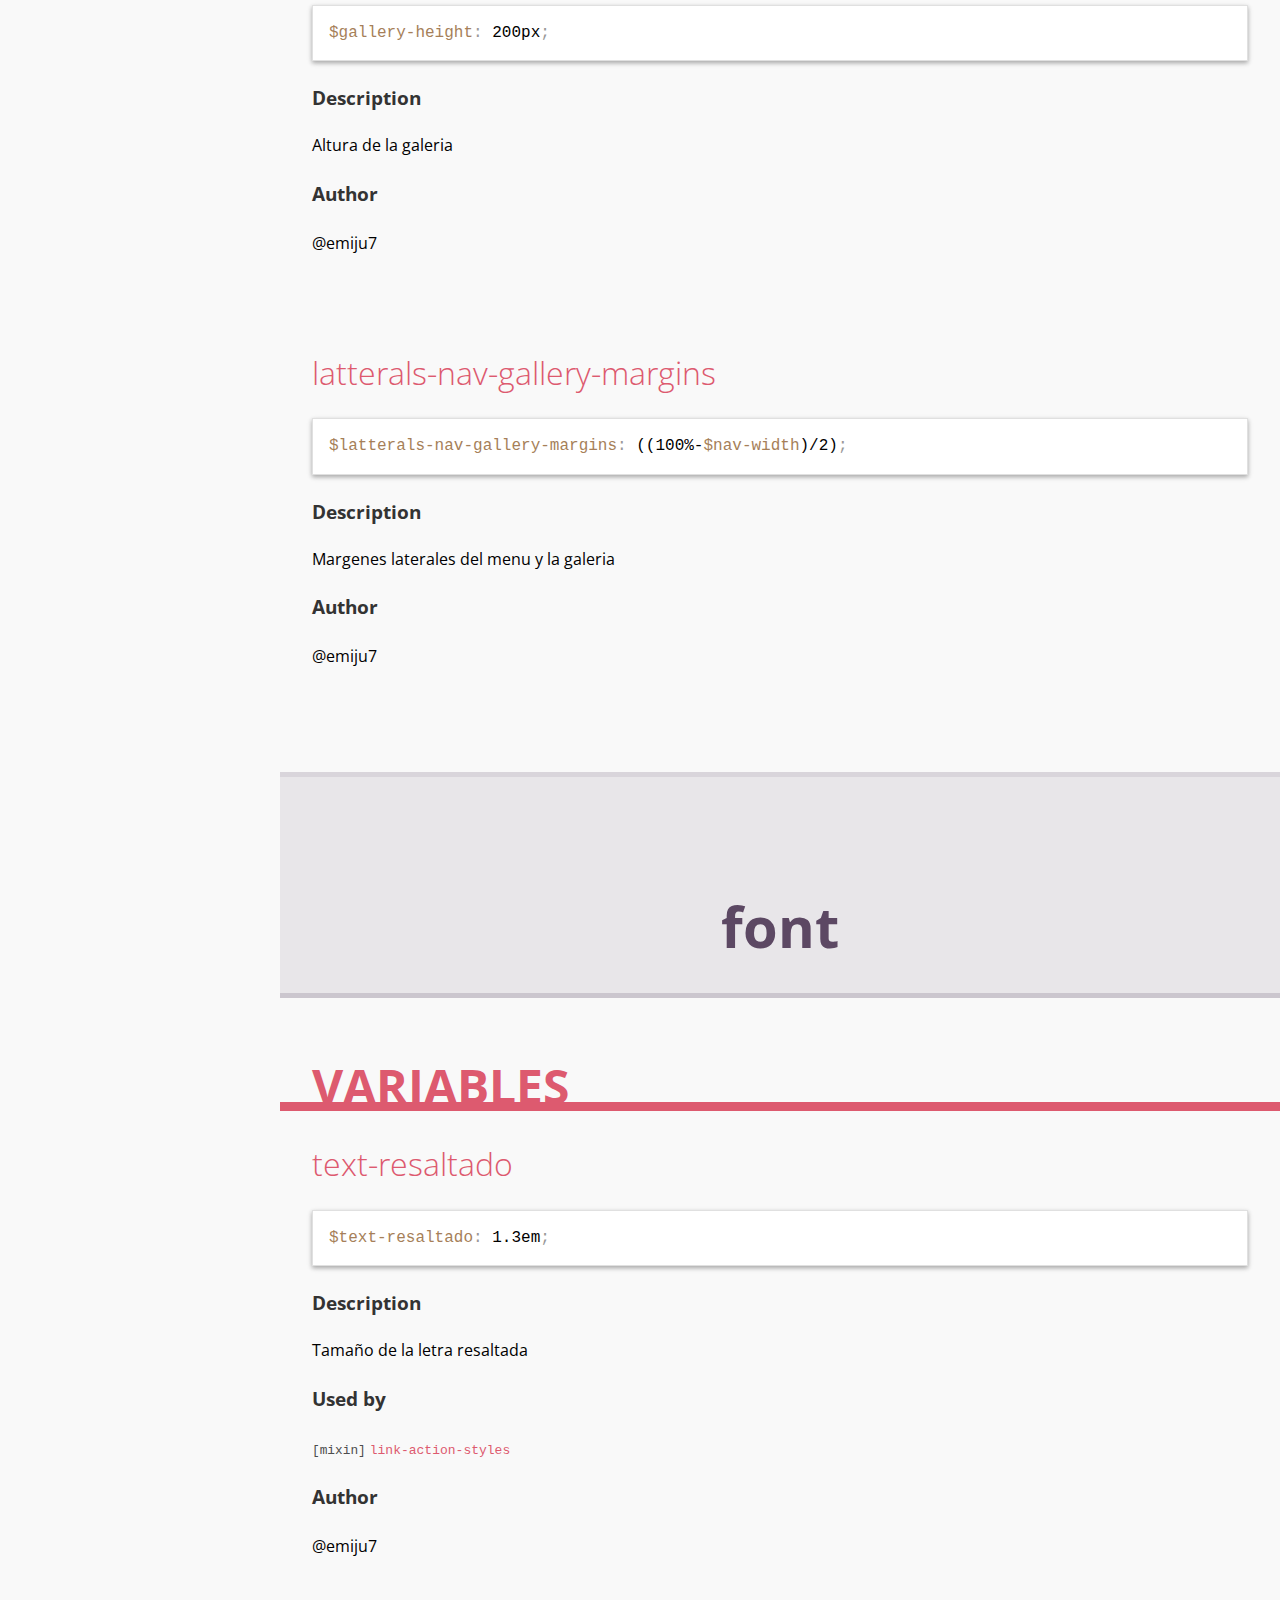
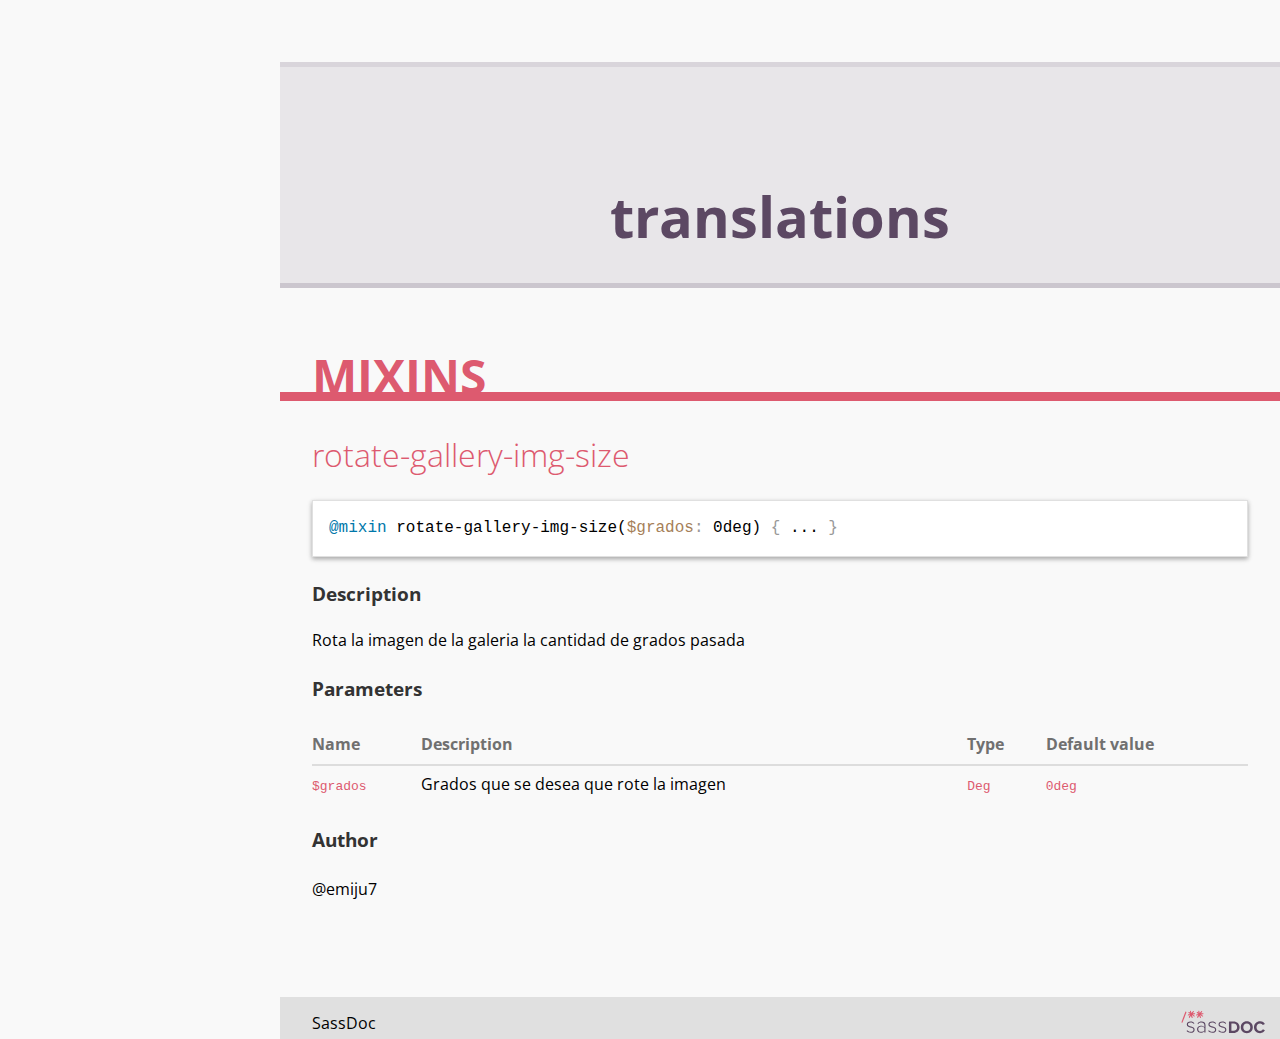
<file: EJERCICIO3/style/sassdoc/index.html>
<!doctype html><html lang="en"><head><meta charset="utf-8"><title>SassDoc</title><link rel="stylesheet" href="assets/css/main.css"><link href="https://fonts.googleapis.com/css?family=Open+Sans:400,500,700" rel="stylesheet" type="text/css"><meta name="viewport" content="width=device-width"><meta content="IE=edge, chrome=1" http-equiv="X-UA-Compatible"><!-- Open Graph tags --><meta property="og:title" content="SassDoc - SassDoc"><meta property="og:type" content="website"><meta property="og:description" content="Release the docs!"><!-- Thanks to Sass-lang.com for the icons --><link href="assets/images/favicon.png" rel="shortcut icon"></head><body><aside class="sidebar" role="nav"><div class="sidebar__header"><h1 class="sidebar__title">SassDoc</h1></div><div class="sidebar__body"><button type="button" class="btn-toggle js-btn-toggle" data-alt="Open all">Close all</button><p class="sidebar__item sidebar__item--heading" data-slug="buttons"><a href="#buttons">buttons</a></p><div><p class="sidebar__item sidebar__item--sub-heading" data-slug="buttons-variable"><a href="#buttons-variable">variables</a></p><ul class="list-unstyled"><li class="sidebar__item sassdoc__item" data-group="buttons" data-name="button-status" data-type="variable"><a href="#buttons-variable-button-status">button-status</a></li></ul></div><p class="sidebar__item sidebar__item--heading" data-slug="colors"><a href="#colors">colors</a></p><div><p class="sidebar__item sidebar__item--sub-heading" data-slug="colors-function"><a href="#colors-function">functions</a></p><ul class="list-unstyled"><li class="sidebar__item sassdoc__item" data-group="colors" data-name="buttonColor" data-type="function"><a href="#colors-function-buttonColor">buttonColor</a></li><li class="sidebar__item sassdoc__item" data-group="colors" data-name="column-even" data-type="function"><a href="#colors-function-column-even">column-even</a></li></ul><p class="sidebar__item sidebar__item--sub-heading" data-slug="colors-mixin"><a href="#colors-mixin">mixins</a></p><ul class="list-unstyled"><li class="sidebar__item sassdoc__item" data-group="colors" data-name="link-action-styles" data-type="mixin"><a href="#colors-mixin-link-action-styles">link-action-styles</a></li></ul><p class="sidebar__item sidebar__item--sub-heading" data-slug="colors-variable"><a href="#colors-variable">variables</a></p><ul class="list-unstyled"><li class="sidebar__item sassdoc__item" data-group="colors" data-name="column-colors" data-type="variable"><a href="#colors-variable-column-colors">column-colors</a></li><li class="sidebar__item sassdoc__item" data-group="colors" data-name="button-status-color" data-type="variable"><a href="#colors-variable-button-status-color">button-status-color</a></li><li class="sidebar__item sassdoc__item" data-group="colors" data-name="web-colors" data-type="variable"><a href="#colors-variable-web-colors">web-colors</a></li><li class="sidebar__item sassdoc__item" data-group="colors" data-name="link-colors" data-type="variable"><a href="#colors-variable-link-colors">link-colors</a></li></ul></div><p class="sidebar__item sidebar__item--heading" data-slug="dimensions"><a href="#dimensions">dimensions</a></p><div><p class="sidebar__item sidebar__item--sub-heading" data-slug="dimensions-mixin"><a href="#dimensions-mixin">mixins</a></p><ul class="list-unstyled"><li class="sidebar__item sassdoc__item" data-group="dimensions" data-name="gallery-img-size" data-type="mixin"><a href="#dimensions-mixin-gallery-img-size">gallery-img-size</a></li></ul><p class="sidebar__item sidebar__item--sub-heading" data-slug="dimensions-variable"><a href="#dimensions-variable">variables</a></p><ul class="list-unstyled"><li class="sidebar__item sassdoc__item" data-group="dimensions" data-name="gallery-img-width" data-type="variable"><a href="#dimensions-variable-gallery-img-width">gallery-img-width</a></li><li class="sidebar__item sassdoc__item" data-group="dimensions" data-name="gallery-img-height" data-type="variable"><a href="#dimensions-variable-gallery-img-height">gallery-img-height</a></li><li class="sidebar__item sassdoc__item" data-group="dimensions" data-name="nav-height" data-type="variable"><a href="#dimensions-variable-nav-height">nav-height</a></li><li class="sidebar__item sassdoc__item" data-group="dimensions" data-name="nav-width" data-type="variable"><a href="#dimensions-variable-nav-width">nav-width</a></li><li class="sidebar__item sassdoc__item" data-group="dimensions" data-name="gallery-width" data-type="variable"><a href="#dimensions-variable-gallery-width">gallery-width</a></li><li class="sidebar__item sassdoc__item" data-group="dimensions" data-name="gallery-height" data-type="variable"><a href="#dimensions-variable-gallery-height">gallery-height</a></li><li class="sidebar__item sassdoc__item" data-group="dimensions" data-name="latterals-nav-gallery-margins" data-type="variable"><a href="#dimensions-variable-latterals-nav-gallery-margins">latterals-nav-gallery-margins</a></li></ul></div><p class="sidebar__item sidebar__item--heading" data-slug="font"><a href="#font">font</a></p><div><p class="sidebar__item sidebar__item--sub-heading" data-slug="font-variable"><a href="#font-variable">variables</a></p><ul class="list-unstyled"><li class="sidebar__item sassdoc__item" data-group="font" data-name="text-resaltado" data-type="variable"><a href="#font-variable-text-resaltado">text-resaltado</a></li></ul></div><p class="sidebar__item sidebar__item--heading" data-slug="translations"><a href="#translations">translations</a></p><div><p class="sidebar__item sidebar__item--sub-heading" data-slug="translations-mixin"><a href="#translations-mixin">mixins</a></p><ul class="list-unstyled"><li class="sidebar__item sassdoc__item" data-group="translations" data-name="rotate-gallery-img-size" data-type="mixin"><a href="#translations-mixin-rotate-gallery-img-size">rotate-gallery-img-size</a></li></ul></div></div></aside><article class="main" role="main"><header class="header" role="banner"><div class="container"><div class="sassdoc__searchbar searchbar"><label for="js-search-input" class="visually-hidden">Search</label><div class="searchbar__form" id="js-search"><input name="search" type="search" class="searchbar__field" autocomplete="off" autofocus id="js-search-input" placeholder="Search"><ul class="searchbar__suggestions" id="js-search-suggestions"></ul></div></div></div></header><section class="main__section"><h1 class="main__heading" id="buttons"><div class="container">buttons</div></h1><section class="main__sub-section" id="buttons-variable"><h2 class="main__heading--secondary"><div class="container">variables</div></h2><section class="main__item container item" id="buttons-variable-button-status"><h3 class="item__heading"><a class="item__name" href="#variable-button-status">button-status</a></h3><div class="item__code-wrapper"><pre class="item__code language-scss"><code>$button-status: (&quot;warning&quot;,
    &quot;error&quot;,
    &quot;accepted&quot;,
    &quot;normal&quot;
);</code></pre></div><h3 class="item__sub-heading">Description</h3><div class="item__description"><p>Posibles tipos de botones</p></div><h3 class="item__sub-heading">Used by</h3><ul class="list-unstyled"><li><span class="item__cross-type">[function]</span> <a href="#colors-function-buttonColor"><code>buttonColor</code></a></li><li><span class="item__cross-type">[function]</span> <a href="#colors-function-buttonColor"><code>buttonColor</code></a></li></ul><h3 class="item__sub-heading">Author</h3><ul class="list-unstyled"><li><p>@emiju7</p></li></ul></section></section></section><section class="main__section"><h1 class="main__heading" id="colors"><div class="container">colors</div></h1><section class="main__sub-section" id="colors-function"><h2 class="main__heading--secondary"><div class="container">functions</div></h2><section class="main__item container item" id="colors-function-buttonColor"><h3 class="item__heading"><a class="item__name" href="#function-buttonColor">buttonColor</a></h3><div class="item__code-wrapper"><pre class="item__code item__code--togglable language-scss" data-current-state="collapsed" data-expanded="@function buttonColor($buttonsChild) { 

    //Devuelve el color del mapa #{button-status-color}, buscando la clave en la lista #{$button-status} dada la posicion del hijo boton #{buttonsChild}
    @return map.get($button-status-color, list.nth($button-status, $buttonsChild));
 }" data-collapsed="@function buttonColor($buttonsChild) { ... }"><code>@function buttonColor($buttonsChild) { ... }</code></pre></div><h3 class="item__sub-heading">Description</h3><div class="item__description"><p>Devuelve el color del boton en funcion de su tipo dado el indice del boton hijo</p></div><h3 class="item__sub-heading">Parameters</h3><table class="item__parameters"><thead><tr><th scope="col"><span class="visually-hidden">parameter </span>Name</th><th scope="col"><span class="visually-hidden">parameter </span>Description</th><th scope="col"><span class="visually-hidden">parameter </span>Type</th><th scope="col"><span class="visually-hidden">parameter </span>Default value</th></tr></thead><tbody><tr class="item__parameter"><th scope="row" data-label="name"><code>$buttonsChild</code></th><td data-label="desc"><p>Indice del boton hijo a devolver el color</p></td><td data-label="type"><code>Number</code></td><td data-label="default">&mdash;<span class="visually-hidden"> none</span></td></tr></tbody></table><h3 class="item__sub-heading">Returns</h3><div class="item__description item__description--inline"><code>Color</code> &mdash;<p>Color correspondiente al boton con el indice dado</p></div><h3 class="item__sub-heading">Requires</h3><ul class="list-unstyled"><li class="item__description item__description--inline"><span class="item__cross-type">[variable]</span> <a href="#buttons-variable-button-status"><code>button-status</code></a></li><li class="item__description item__description--inline"><span class="item__cross-type">[variable]</span> <a href="#colors-variable-button-status-color"><code>button-status-color</code></a></li><li class="item__description item__description--inline"><span class="item__cross-type">[variable]</span> <a href="#buttons-variable-button-status"><code>button-status</code></a></li></ul><h3 class="item__sub-heading">Author</h3><ul class="list-unstyled"><li><p>@emiju7</p></li></ul></section><section class="main__item container item" id="colors-function-column-even"><h3 class="item__heading"><a class="item__name" href="#function-column-even">column-even</a></h3><div class="item__code-wrapper"><pre class="item__code item__code--togglable language-scss" data-current-state="collapsed" data-expanded="@function column-even($column-index) { 
    @if(($column-index%2)==0) {
        //la columna es par
        @return map.get($column-colors, &quot;even&quot;);
    }

    @else {
        //la columna es impar
        @return map.get($column-colors, &quot;odd&quot;);
    }
 }" data-collapsed="@function column-even($column-index) { ... }"><code>@function column-even($column-index) { ... }</code></pre></div><h3 class="item__sub-heading">Description</h3><div class="item__description"><p>Devuelve el color de la columna distinguiendo entre par e impar, dado el indice de la columna</p></div><h3 class="item__sub-heading">Parameters</h3><table class="item__parameters"><thead><tr><th scope="col"><span class="visually-hidden">parameter </span>Name</th><th scope="col"><span class="visually-hidden">parameter </span>Description</th><th scope="col"><span class="visually-hidden">parameter </span>Type</th><th scope="col"><span class="visually-hidden">parameter </span>Default value</th></tr></thead><tbody><tr class="item__parameter"><th scope="row" data-label="name"><code>$column-index</code></th><td data-label="desc"><p>Indice de la columna sobre la que comprobar si es par o impar</p></td><td data-label="type"><code>Number</code></td><td data-label="default">&mdash;<span class="visually-hidden"> none</span></td></tr></tbody></table><h3 class="item__sub-heading">Returns</h3><div class="item__description item__description--inline"><code>Color</code> &mdash;<p>Color adecuando en funcion de la paridad de $column-index</p></div><h3 class="item__sub-heading">Requires</h3><ul class="list-unstyled"><li class="item__description item__description--inline"><span class="item__cross-type">[variable]</span> <a href="#colors-variable-column-colors"><code>column-colors</code></a></li><li class="item__description item__description--inline"><span class="item__cross-type">[variable]</span> <a href="#colors-variable-column-colors"><code>column-colors</code></a></li></ul><h3 class="item__sub-heading">Author</h3><ul class="list-unstyled"><li><p>@emiju7</p></li></ul></section></section><section class="main__sub-section" id="colors-mixin"><h2 class="main__heading--secondary"><div class="container">mixins</div></h2><section class="main__item container item" id="colors-mixin-link-action-styles"><h3 class="item__heading"><a class="item__name" href="#mixin-link-action-styles">link-action-styles</a></h3><div class="item__code-wrapper"><pre class="item__code item__code--togglable language-scss" data-current-state="collapsed" data-expanded="@mixin link-action-styles($link: blue, $visited: rgb(247, 114, 114), $hover: green, $active: purple) { 
    a {
        text-decoration: none;
        color: black;

        &amp;:link {
            color: map-get($link-colors, link);
        }

        &amp;:visited {
            color: map-get($link-colors, visited);
        }

        &amp;:hover {
            font-size: $text-resaltado - 0.1em;
            color: map-get($link-colors, hover);
        }

        &amp;:active {
            color: map-get($link-colors, active);
        }
    }
 }" data-collapsed="@mixin link-action-styles($link: blue, $visited: rgb(247, 114, 114), $hover: green, $active: purple) { ... }"><code>@mixin link-action-styles($link: blue, $visited: rgb(247, 114, 114), $hover: green, $active: purple) { ... }</code></pre></div><h3 class="item__sub-heading">Description</h3><div class="item__description"><p>Establece los colores de los enlaces en funcion de los colores dados Asimismo, elimina la decoracion de los enlace, y aumenta el tamaño de los elementos hover</p></div><h3 class="item__sub-heading">Parameters</h3><table class="item__parameters"><thead><tr><th scope="col"><span class="visually-hidden">parameter </span>Name</th><th scope="col"><span class="visually-hidden">parameter </span>Description</th><th scope="col"><span class="visually-hidden">parameter </span>Type</th><th scope="col"><span class="visually-hidden">parameter </span>Default value</th></tr></thead><tbody><tr class="item__parameter"><th scope="row" data-label="name"><code>$link</code></th><td data-label="desc"><p>Color base</p></td><td data-label="type"><code>Color</code></td><td data-label="default"><code class="color-preview--inline" style="background:blue; color: #fff">blue</code></td></tr><tr class="item__parameter"><th scope="row" data-label="name"><code>$visited</code></th><td data-label="desc"><p>Color para cuando se ha visitado el enlace</p></td><td data-label="type"><code>Color</code></td><td data-label="default"><code class="color-preview--inline" style="background:rgb(247, 114, 114); color: #000">rgb(247, 114, 114)</code></td></tr><tr class="item__parameter"><th scope="row" data-label="name"><code>$hover</code></th><td data-label="desc"><p>Color para cuando se situal el raton sobre el enlace</p></td><td data-label="type"><code>Color</code></td><td data-label="default"><code class="color-preview--inline" style="background:green; color: #fff">green</code></td></tr><tr class="item__parameter"><th scope="row" data-label="name"><code>$active</code></th><td data-label="desc"><p>Color mientras se pulsa el enlace</p></td><td data-label="type"><code>Color</code></td><td data-label="default"><code class="color-preview--inline" style="background:purple; color: #fff">purple</code></td></tr></tbody></table><h3 class="item__sub-heading">Requires</h3><ul class="list-unstyled"><li class="item__description item__description--inline"><span class="item__cross-type">[variable]</span> <a href="#colors-variable-link-colors"><code>link-colors</code></a></li><li class="item__description item__description--inline"><span class="item__cross-type">[variable]</span> <a href="#colors-variable-link-colors"><code>link-colors</code></a></li><li class="item__description item__description--inline"><span class="item__cross-type">[variable]</span> <a href="#font-variable-text-resaltado"><code>text-resaltado</code></a></li><li class="item__description item__description--inline"><span class="item__cross-type">[variable]</span> <a href="#colors-variable-link-colors"><code>link-colors</code></a></li><li class="item__description item__description--inline"><span class="item__cross-type">[variable]</span> <a href="#colors-variable-link-colors"><code>link-colors</code></a></li></ul><h3 class="item__sub-heading">Author</h3><ul class="list-unstyled"><li><p>@emiju7</p></li></ul></section></section><section class="main__sub-section" id="colors-variable"><h2 class="main__heading--secondary"><div class="container">variables</div></h2><section class="main__item container item" id="colors-variable-column-colors"><h3 class="item__heading"><a class="item__name" href="#variable-column-colors">column-colors</a></h3><div class="item__code-wrapper"><pre class="item__code language-scss"><code>$column-colors: (even: rgb(134, 101, 195),
    odd: rgb(208, 238, 153));</code></pre></div><h3 class="item__sub-heading">Description</h3><div class="item__description"><p>Mapa con los posibles colores de fondo de la tabla</p></div><h3 class="item__sub-heading">Used by</h3><ul class="list-unstyled"><li><span class="item__cross-type">[function]</span> <a href="#colors-function-column-even"><code>column-even</code></a></li><li><span class="item__cross-type">[function]</span> <a href="#colors-function-column-even"><code>column-even</code></a></li></ul><h3 class="item__sub-heading">Author</h3><ul class="list-unstyled"><li><p>@emiju7</p></li></ul></section><section class="main__item container item" id="colors-variable-button-status-color"><h3 class="item__heading"><a class="item__name" href="#variable-button-status-color">button-status-color</a></h3><div class="item__code-wrapper"><pre class="item__code language-scss"><code>$button-status-color: (list.nth($button-status, 1): orange,
    list.nth($button-status, 2): red,
    list.nth($button-status, 3): green,
    list.nth($button-status, 4): blue);</code></pre></div><h3 class="item__sub-heading">Description</h3><div class="item__description"><p>Colores en funcion del tipo del boton</p></div><h3 class="item__sub-heading">Used by</h3><ul class="list-unstyled"><li><span class="item__cross-type">[function]</span> <a href="#colors-function-buttonColor"><code>buttonColor</code></a></li></ul><h3 class="item__sub-heading">Author</h3><ul class="list-unstyled"><li><p>@emiju7</p></li></ul></section><section class="main__item container item" id="colors-variable-web-colors"><h3 class="item__heading"><a class="item__name" href="#variable-web-colors">web-colors</a></h3><div class="item__code-wrapper"><pre class="item__code language-scss"><code>$web-colors: (white,
    palevioletred,
    black);</code></pre></div><h3 class="item__sub-heading">Description</h3><div class="item__description"><p>Colores principales de la pagina</p></div><h3 class="item__sub-heading">Author</h3><ul class="list-unstyled"><li><p>@emiju7</p></li></ul></section><section class="main__item container item" id="colors-variable-link-colors"><h3 class="item__heading"><a class="item__name" href="#variable-link-colors">link-colors</a></h3><div class="item__code-wrapper"><pre class="item__code language-scss"><code>$link-colors: (
    link: gold,
    visited: blue,
    hover: green,
    active: purple);</code></pre></div><h3 class="item__sub-heading">Description</h3><div class="item__description"><p>Colores para los diferentes stados de los link de la pagina</p></div><h3 class="item__sub-heading">Used by</h3><ul class="list-unstyled"><li><span class="item__cross-type">[mixin]</span> <a href="#colors-mixin-link-action-styles"><code>link-action-styles</code></a></li><li><span class="item__cross-type">[mixin]</span> <a href="#colors-mixin-link-action-styles"><code>link-action-styles</code></a></li><li><span class="item__cross-type">[mixin]</span> <a href="#colors-mixin-link-action-styles"><code>link-action-styles</code></a></li><li><span class="item__cross-type">[mixin]</span> <a href="#colors-mixin-link-action-styles"><code>link-action-styles</code></a></li></ul><h3 class="item__sub-heading">Author</h3><ul class="list-unstyled"><li><p>@emiju7</p></li></ul></section></section></section><section class="main__section"><h1 class="main__heading" id="dimensions"><div class="container">dimensions</div></h1><section class="main__sub-section" id="dimensions-mixin"><h2 class="main__heading--secondary"><div class="container">mixins</div></h2><section class="main__item container item" id="dimensions-mixin-gallery-img-size"><h3 class="item__heading"><a class="item__name" href="#mixin-gallery-img-size">gallery-img-size</a></h3><div class="item__code-wrapper"><pre class="item__code item__code--togglable language-scss" data-current-state="collapsed" data-expanded="@mixin gallery-img-size() { 
    width: $gallery-img-width;
    height: $gallery-img-height;
 }" data-collapsed="@mixin gallery-img-size() { ... }"><code>@mixin gallery-img-size() { ... }</code></pre></div><h3 class="item__sub-heading">Description</h3><div class="item__description"><p>Establece las dimensiones de las imagenes de la galeria</p></div><h3 class="item__sub-heading">Parameters</h3><p>None.</p><h3 class="item__sub-heading">Requires</h3><ul class="list-unstyled"><li class="item__description item__description--inline"><span class="item__cross-type">[variable]</span> <a href="#dimensions-variable-gallery-img-width"><code>gallery-img-width</code></a></li><li class="item__description item__description--inline"><span class="item__cross-type">[variable]</span> <a href="#dimensions-variable-gallery-img-height"><code>gallery-img-height</code></a></li></ul><h3 class="item__sub-heading">Author</h3><ul class="list-unstyled"><li><p>@emiju7</p></li></ul></section></section><section class="main__sub-section" id="dimensions-variable"><h2 class="main__heading--secondary"><div class="container">variables</div></h2><section class="main__item container item" id="dimensions-variable-gallery-img-width"><h3 class="item__heading"><a class="item__name" href="#variable-gallery-img-width">gallery-img-width</a></h3><div class="item__code-wrapper"><pre class="item__code language-scss"><code>$gallery-img-width: 300px;</code></pre></div><h3 class="item__sub-heading">Description</h3><div class="item__description"><p>Ancho de las imagenes de la galeria</p></div><h3 class="item__sub-heading">Used by</h3><ul class="list-unstyled"><li><span class="item__cross-type">[mixin]</span> <a href="#dimensions-mixin-gallery-img-size"><code>gallery-img-size</code></a></li></ul><h3 class="item__sub-heading">Author</h3><ul class="list-unstyled"><li><p>@emiju7</p></li></ul></section><section class="main__item container item" id="dimensions-variable-gallery-img-height"><h3 class="item__heading"><a class="item__name" href="#variable-gallery-img-height">gallery-img-height</a></h3><div class="item__code-wrapper"><pre class="item__code language-scss"><code>$gallery-img-height: 150px;</code></pre></div><h3 class="item__sub-heading">Description</h3><div class="item__description"><p>Altura de las imagenes de la galeria</p></div><h3 class="item__sub-heading">Used by</h3><ul class="list-unstyled"><li><span class="item__cross-type">[mixin]</span> <a href="#dimensions-mixin-gallery-img-size"><code>gallery-img-size</code></a></li></ul><h3 class="item__sub-heading">Author</h3><ul class="list-unstyled"><li><p>@emiju7</p></li></ul></section><section class="main__item container item" id="dimensions-variable-nav-height"><h3 class="item__heading"><a class="item__name" href="#variable-nav-height">nav-height</a></h3><div class="item__code-wrapper"><pre class="item__code language-scss"><code>$nav-height: 50px;</code></pre></div><h3 class="item__sub-heading">Description</h3><div class="item__description"><p>Altura de la barra de menu</p></div><h3 class="item__sub-heading">Author</h3><ul class="list-unstyled"><li><p>@emiju7</p></li></ul></section><section class="main__item container item" id="dimensions-variable-nav-width"><h3 class="item__heading"><a class="item__name" href="#variable-nav-width">nav-width</a></h3><div class="item__code-wrapper"><pre class="item__code language-scss"><code>$nav-width: 80%;</code></pre></div><h3 class="item__sub-heading">Description</h3><div class="item__description"><p>Anchura de la barra de menu</p></div><h3 class="item__sub-heading">Author</h3><ul class="list-unstyled"><li><p>@emiju7</p></li></ul></section><section class="main__item container item" id="dimensions-variable-gallery-width"><h3 class="item__heading"><a class="item__name" href="#variable-gallery-width">gallery-width</a></h3><div class="item__code-wrapper"><pre class="item__code language-scss"><code>$gallery-width: $nav-width;</code></pre></div><h3 class="item__sub-heading">Description</h3><div class="item__description"><p>Anchura de la galeria</p></div><h3 class="item__sub-heading">Author</h3><ul class="list-unstyled"><li><p>@emiju7</p></li></ul></section><section class="main__item container item" id="dimensions-variable-gallery-height"><h3 class="item__heading"><a class="item__name" href="#variable-gallery-height">gallery-height</a></h3><div class="item__code-wrapper"><pre class="item__code language-scss"><code>$gallery-height: 200px;</code></pre></div><h3 class="item__sub-heading">Description</h3><div class="item__description"><p>Altura de la galeria</p></div><h3 class="item__sub-heading">Author</h3><ul class="list-unstyled"><li><p>@emiju7</p></li></ul></section><section class="main__item container item" id="dimensions-variable-latterals-nav-gallery-margins"><h3 class="item__heading"><a class="item__name" href="#variable-latterals-nav-gallery-margins">latterals-nav-gallery-margins</a></h3><div class="item__code-wrapper"><pre class="item__code language-scss"><code>$latterals-nav-gallery-margins: ((100%-$nav-width)/2);</code></pre></div><h3 class="item__sub-heading">Description</h3><div class="item__description"><p>Margenes laterales del menu y la galeria</p></div><h3 class="item__sub-heading">Author</h3><ul class="list-unstyled"><li><p>@emiju7</p></li></ul></section></section></section><section class="main__section"><h1 class="main__heading" id="font"><div class="container">font</div></h1><section class="main__sub-section" id="font-variable"><h2 class="main__heading--secondary"><div class="container">variables</div></h2><section class="main__item container item" id="font-variable-text-resaltado"><h3 class="item__heading"><a class="item__name" href="#variable-text-resaltado">text-resaltado</a></h3><div class="item__code-wrapper"><pre class="item__code language-scss"><code>$text-resaltado: 1.3em;</code></pre></div><h3 class="item__sub-heading">Description</h3><div class="item__description"><p>Tamaño de la letra resaltada</p></div><h3 class="item__sub-heading">Used by</h3><ul class="list-unstyled"><li><span class="item__cross-type">[mixin]</span> <a href="#colors-mixin-link-action-styles"><code>link-action-styles</code></a></li></ul><h3 class="item__sub-heading">Author</h3><ul class="list-unstyled"><li><p>@emiju7</p></li></ul></section></section></section><section class="main__section"><h1 class="main__heading" id="translations"><div class="container">translations</div></h1><section class="main__sub-section" id="translations-mixin"><h2 class="main__heading--secondary"><div class="container">mixins</div></h2><section class="main__item container item" id="translations-mixin-rotate-gallery-img-size"><h3 class="item__heading"><a class="item__name" href="#mixin-rotate-gallery-img-size">rotate-gallery-img-size</a></h3><div class="item__code-wrapper"><pre class="item__code item__code--togglable language-scss" data-current-state="collapsed" data-expanded="@mixin rotate-gallery-img-size($grados: 0deg) { 
    transform: rotate(0deg);
    transition: rotate 3s;

    &amp;:hover {
        transform: rotate(#{$grados});
    }
 }" data-collapsed="@mixin rotate-gallery-img-size($grados: 0deg) { ... }"><code>@mixin rotate-gallery-img-size($grados: 0deg) { ... }</code></pre></div><h3 class="item__sub-heading">Description</h3><div class="item__description"><p>Rota la imagen de la galeria la cantidad de grados pasada</p></div><h3 class="item__sub-heading">Parameters</h3><table class="item__parameters"><thead><tr><th scope="col"><span class="visually-hidden">parameter </span>Name</th><th scope="col"><span class="visually-hidden">parameter </span>Description</th><th scope="col"><span class="visually-hidden">parameter </span>Type</th><th scope="col"><span class="visually-hidden">parameter </span>Default value</th></tr></thead><tbody><tr class="item__parameter"><th scope="row" data-label="name"><code>$grados</code></th><td data-label="desc"><p>Grados que se desea que rote la imagen</p></td><td data-label="type"><code>Deg</code></td><td data-label="default"><code>0deg</code></td></tr></tbody></table><h3 class="item__sub-heading">Author</h3><ul class="list-unstyled"><li><p>@emiju7</p></li></ul></section></section></section><footer class="footer" role="contentinfo"><div class="container"><div class="footer__project-info project-info"><!-- Name and URL --> <span class="project-info__name">SassDoc</span><!-- Version --><!-- License --></div><a class="footer__watermark" href="http://sassdoc.com"><img src="assets/images/logo_light_inline.svg" alt="SassDoc Logo"></a></div></footer></article><script src="https://ajax.googleapis.com/ajax/libs/jquery/2.1.1/jquery.min.js"></script><script>window.jQuery || document.write('<script src="assets/js/vendor/jquery.min.js"><\/script>')</script><script src="assets/js/main.min.js"></script></body></html>
</file>
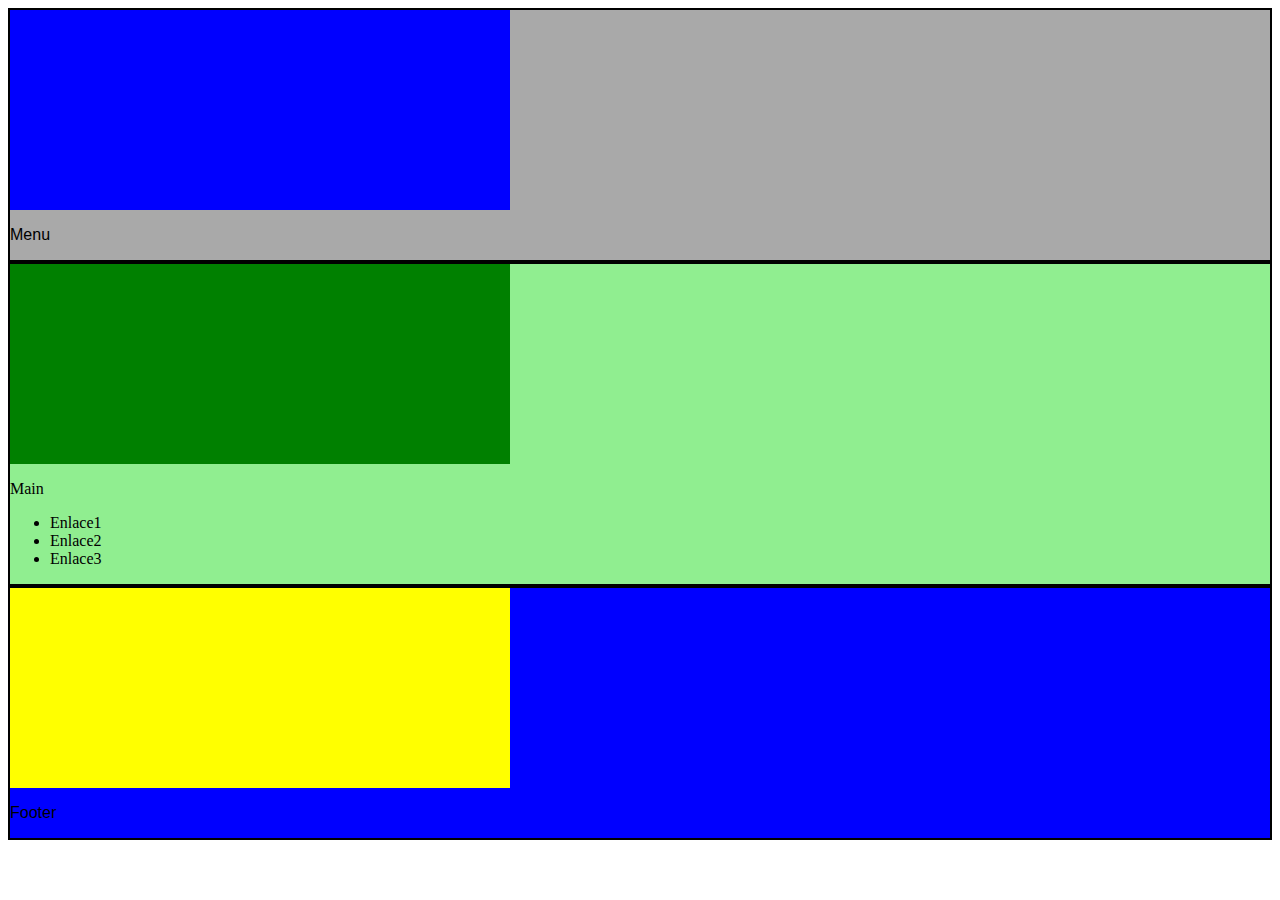
<file: EJEMPLO_Variables/EJEMPLO_Variables.html>
<!DOCTYPE html>
<html lang="en">

<head>
    <meta charset="UTF-8">
    <meta name="viewport" content="width=device-width, initial-scale=1.0">
    <link rel="stylesheet" href="EJEMPLO_Variables.css">
    <title>Ejemplo Variables</title>
</head>

<body>
    <header>
        <div style="width: 500px; height: 200px; background-color: blue;"></div>
        <p>Menu</p>
    </header>
    <main>
        <div style="width: 500px; height: 200px; background-color: green;"></div>
        <p>Main</p>
        <ul>
            <li><a href="#enlace1">Enlace1</a></li>
            <li><a href="#enlace2">Enlace2</a></li>
            <li><a href="#enlacw3">Enlace3</a></li>
        </ul>
    </main>
    <footer>
        <div style="width: 500px; height: 200px; background-color: yellow;"></div>
        <p>Footer</p>
    </footer>
</body>

</html>
</file>
<file: EJEMPLO_EstructurasControl/estilos.css>
header {
  background-color: lightgreen;
  color: black;
}

.while td:nth-child(1) {
  color: black;
  background-color: #f00;
}

.while td:nth-child(2) {
  color: black;
  background-color: #0f0;
}

.while td:nth-child(3) {
  color: black;
  background-color: #00f;
}

.while td:nth-child(4) {
  color: black;
  background-color: #ccc;
}

.for td:nth-child(1) {
  color: black;
  background-color: #41c50d;
}

.for td:nth-child(2) {
  color: black;
  background-color: rgba(247, 255, 136, 0.856);
}

.for td:nth-child(3) {
  color: black;
  background-color: rgba(7, 126, 206, 0.931);
}

.for td:nth-child(4) {
  color: black;
  background-color: #c444ff;
}

.user-pepe {
  background-image: url(img/pepe.png);
  background-repeat: no-repeat;
  background-size: cover;
}

.user-lola {
  background-image: url(img/lola.png);
  background-repeat: no-repeat;
  background-size: cover;
}

.user-manuel {
  background-image: url(img/manuel.png);
  background-repeat: no-repeat;
  background-size: cover;
}

.function {
  background-color: goldenrod;
  width: 50%;
}

/*# sourceMappingURL=estilos.css.map */
</file>
<file: EJEMPLO_SassDoc/sassdoc/assets/css/main.css>
.container:after,.header:after,.searchbar:after{content:"";display:table;clear:both}.visually-hidden{width:1px;height:1px;position:absolute;padding:0;margin:-1px;overflow:hidden;clip:rect(0 0 0 0);border:0}.sidebar__title{text-overflow:ellipsis;overflow:hidden;white-space:nowrap}code[class*='language-'],pre[class*='language-']{color:black;text-shadow:0 1px white;font-family:Consolas, Monaco, 'Andale Mono', monospace;direction:ltr;text-align:left;white-space:pre;word-spacing:normal;word-break:normal;-moz-tab-size:4;-o-tab-size:4;tab-size:4;-webkit-hyphens:none;-moz-hyphens:none;-ms-hyphens:none;hyphens:none}pre[class*='language-']::-moz-selection,pre[class*='language-'] ::-moz-selection,code[class*='language-']::-moz-selection,code[class*='language-'] ::-moz-selection{text-shadow:none;background:#b3d4fc}pre[class*='language-']::selection,pre[class*='language-'] ::selection,code[class*='language-']::selection,code[class*='language-'] ::selection{text-shadow:none;background:#b3d4fc}@media print{code[class*='language-'],pre[class*='language-']{text-shadow:none}}pre[class*='language-']{padding:1em;margin:.5em 0;overflow:auto}:not(pre)>code[class*='language-'],pre[class*='language-']{background:white}:not(pre)>code[class*='language-']{padding:.1em;border-radius:.3em}.token.comment,.token.prolog,.token.doctype,.token.cdata{color:slategray}.token.punctuation{color:#999}.namespace{opacity:.7}.token.property,.token.tag,.token.boolean,.token.number,.token.constant,.token.symbol{color:#905}.token.selector,.token.attr-name,.token.string,.token.builtin{color:#690}.token.operator,.token.entity,.token.url,.language-css .token.string,.style .token.string,.token.variable{color:#a67f59;background:rgba(255,255,255,0.5)}.token.atrule,.token.attr-value,.token.keyword{color:#07a}.token.regex,.token.important{color:#e90}.token.important{font-weight:bold}.token.entity{cursor:help}html{-webkit-box-sizing:border-box;-moz-box-sizing:border-box;box-sizing:border-box}*,*::after,*::before{-webkit-box-sizing:inherit;-moz-box-sizing:inherit;box-sizing:inherit}body{font:1em/1.35 "Open Sans","Helvetica Neue Light","Helvetica Neue","Helvetica","Arial",sans-serif;overflow:auto;margin:0}a{transition:0.15s;text-decoration:none;color:#dd5a6f}a:hover,a:hover code{color:#333}table p{margin:0 0 .5rem}:not(pre)>code{color:#dd5a6f;white-space:nowrap;font-weight:normal}@media (max-width: 800px){table,tbody,tr,td,th{display:block}thead{width:1px;height:1px;position:absolute;padding:0;margin:-1px;overflow:hidden;clip:rect(0 0 0 0);border:0}tr{padding-bottom:1em;margin-bottom:1em;border-bottom:2px solid #ddd}td::before,th::before{content:attr(data-label) ": ";text-transform:capitalize;font-weight:bold}td p,th p{display:inline}}.layout-toggle{display:none}@media (min-width: 801px){.layout-toggle{position:absolute;top:8px;left:20px;font-size:2em;cursor:pointer;color:white;display:block}}@media (min-width: 801px){.sidebar-closed .sidebar{-webkit-transform:translateX(-280px);-ms-transform:translateX(-280px);transform:translateX(-280px)}.sidebar-closed .main{padding-left:0}.sidebar-closed .header{left:0}}.list-unstyled{padding-left:0;list-style:none;line-height:1.5;margin-top:0;margin-bottom:1.5rem}.list-inline li{display:inline-block}.container{max-width:100%;width:1170px;margin:0 auto;padding:0 2rem}.relative{position:relative}.clear{clear:both}.header{position:fixed;top:0;right:0;left:280px;box-shadow:0 2px 5px rgba(0,0,0,0.26);padding:1em 0;background:#dd5a6f;color:#e0e0e0;z-index:4000}@media (max-width: 800px){.header{left:0}}@media (min-width: 801px){.header{transition:0.2s cubic-bezier(0.215, 0.61, 0.355, 1)}}.header__title{font-weight:500;text-align:center;margin:0 0 0.5em 0}.header__title a{color:#e0e0e0}@media (min-width: 801px){.header__title{float:left;font-size:1em;margin-top:.25em;margin-bottom:0}}.searchbar{display:inline-block;float:right}@media (max-width: 800px){.searchbar{display:block;float:none}}.searchbar__form{float:right;position:relative}@media (max-width: 800px){.searchbar__form{float:none}}@media (min-width: 801px){.searchbar__form{min-width:15em}}.searchbar__field{border:none;padding:0.5em;font-size:1em;margin:0;width:100%;box-shadow:0 1.5px 4px rgba(0,0,0,0.24),0 1.5px 6px rgba(0,0,0,0.12);border:1px solid #e0e0e0}.searchbar__suggestions{position:absolute;top:100%;right:0;left:0;box-shadow:0 1.5px 4px rgba(0,0,0,0.24),0 1.5px 6px rgba(0,0,0,0.12);border:1px solid #e0e0e0;background:white;padding:0;margin:0;list-style:none;z-index:2}.searchbar__suggestions:empty{display:none}.searchbar__suggestions .selected{background:#ddd}.searchbar__suggestions li{border-bottom:1px solid #e0e0e0}.searchbar__suggestions li:last-of-type{border:none}.searchbar__suggestions a{display:block;padding:0.5em;font-size:0.9em}.searchbar__suggestions a:hover,.searchbar__suggestions a:active,.searchbar__suggestions a:focus{background:#e0e0e0}.searchbar__suggestions code{margin-right:.5em}@media (min-width: 801px){.sidebar{position:fixed;top:0;bottom:0;left:0;overflow:auto;box-shadow:1px 0 1.5px rgba(0,0,0,0.12);width:280px;z-index:2;border-right:1px solid #e0e0e0;transition:0.2s cubic-bezier(0.215, 0.61, 0.355, 1)}}@media (max-width: 800px){.sidebar{margin-top:4em}}.sidebar__annotation{color:#5c4863}.sidebar__item{font-size:0.9em}.sidebar__item a{padding:0.5em 4.5em;display:block;text-decoration:none;color:#333}.sidebar__item:hover,.sidebar__item:active,.sidebar__item:focus{background:#e0e0e0}.sidebar__item.is-collapsed+*{display:none}.sidebar__item--heading{padding:1em 1.5em}.sidebar__item--heading a{font-weight:bold}.sidebar__item--sub-heading{padding:0.5em 2.5em}.sidebar__item--sub-heading a{color:#888}.sidebar__item--heading,.sidebar__item--sub-heading{position:relative}.sidebar__item--heading:after,.sidebar__item--sub-heading:after{position:absolute;top:50%;right:2em;content:'\25BC';margin-top:-0.5em;color:#ddd;font-size:0.7em}.sidebar__item--heading.is-collapsed:after,.sidebar__item--sub-heading.is-collapsed:after{content:'\25B6'}.sidebar__item--heading a,.sidebar__item--sub-heading a{padding:0;display:inline}.sidebar__description{color:#e0e0e0;padding-right:2em}.sidebar__header{border-bottom:1px solid #e0e0e0}.sidebar__title{font-size:1em;margin:0;padding:1.45em}.btn-toggle{background:#EFEFEF;border:none;border-bottom:1px solid #e0e0e0;display:block;padding:1em;width:100%;cursor:pointer;color:#999;font-weight:bold;margin:0;transition:0.15s ease-out}.btn-toggle:hover,.btn-toggle:active,.btn-toggle:focus{background:#DFDFDF}.main{background:#f9f9f9;position:relative}@media (min-width: 801px){.main{transition:0.2s cubic-bezier(0.215, 0.61, 0.355, 1);padding-left:280px;padding-top:4em;min-height:45em}}.main__section{margin-top:5em;border-top:5px solid rgba(92,72,99,0.2)}.header+.main__section{margin-top:0;border-top:none}.main__heading,.main__heading--secondary{padding:1em 0;margin-top:0}@media (min-width: 801px){.main__heading,.main__heading--secondary{padding:2em 0 0}}.main__heading{color:#5c4863;font-size:3.5em;text-align:center;border-bottom:5px solid rgba(92,72,99,0.2);padding-bottom:.5em;margin-bottom:1em;background:rgba(92,72,99,0.1)}.main__heading--secondary{font-size:3em;color:#dd5a6f;text-transform:uppercase;font-weight:bold;padding-top:0;margin-bottom:-3rem;position:relative}.main__heading--secondary .container{overflow:hidden;white-space:nowrap;text-overflow:ellipsis}.main__heading--secondary::before{content:'';position:absolute;left:0;right:0;bottom:0.15em;height:0.2em;background-color:#dd5a6f}.main__description{margin-bottom:1.5rem}.footer{background:#e0e0e0;padding:1em 0}.footer .container{position:relative}.footer__project-info{float:left}.footer__watermark{position:absolute;right:0;top:-0.7em}.footer__watermark img{display:block;max-width:7em}.project-info__name,.project-info__version,.project-info__license{display:inline-block}.project-info__version,.project-info__license{color:#555}.project-info__license{text-indent:-0.25em}.main__section{margin-bottom:4.5rem}.item__heading{color:#333;margin:4.5rem 0 1.5rem 0;position:relative;font-size:2em;font-weight:300;float:left}.item__name{color:#dd5a6f}.item__example{margin-bottom:1.5rem}.item__example,.item__code{box-shadow:0 1.5px 4px rgba(0,0,0,0.24),0 1.5px 6px rgba(0,0,0,0.12);border:1px solid #e0e0e0;word-wrap:break-word;line-height:1.42}.item__code{padding-right:7em;clear:both;cursor:pointer}.item__code--togglable::after{position:absolute;right:0;bottom:-2.5em;-ms-filter:"progid:DXImageTransform.Microsoft.Alpha(Opacity=0)";opacity:0;color:#c4c4c4;font-size:0.8em;transition:0.2s ease-out}.item__code--togglable:hover::after,.item__code--togglable:active::after,.item__code--togglable:focus::after{-ms-filter:"progid:DXImageTransform.Microsoft.Alpha(Opacity=100)";opacity:1}.item__code--togglable[data-current-state='expanded']::after{content:'Click to collapse.'}.item__code--togglable[data-current-state='collapsed']::after{content:'Click to expand.'}.example__description{padding:1em;background:#EFEFEF}.example__description p{margin:0}.example__code[class*='language-']{margin:0}.item__anchor{font-size:0.6em;color:#eeafb9}@media (min-width: 801px){.item__anchor{position:absolute;right:101%;bottom:.25em;-ms-filter:"progid:DXImageTransform.Microsoft.Alpha(Opacity=0)";opacity:0}.item:hover .item__anchor{-ms-filter:"progid:DXImageTransform.Microsoft.Alpha(Opacity=100)";opacity:1}}.item__deprecated{display:inline-block;overflow:hidden;margin-top:5.5em;margin-left:1em}.item__deprecated strong{float:left;color:#c00;text-transform:uppercase}.item__deprecated p{float:left;margin:0;padding-left:0.5em}.item__type{color:#ddd;text-transform:capitalize;font-size:0.75em}.item__alias,.item__aliased{color:#ddd;font-size:0.8em}.item__sub-heading{color:#333;margin-top:0;margin-bottom:1.5rem;font-size:1.2em}.item__parameters{width:100%;margin-bottom:1em;border-collapse:collapse}.item__parameters thead th{vertical-align:bottom;border-bottom:2px solid #ddd;border-top:none;text-align:left;color:#707070}.item__parameters tbody th{text-align:left}.item__parameters td,.item__parameters th{padding:0.5em 0.5em 0.5em 0;vertical-align:top}@media (min-width: 801px){tbody>.item__parameter:first-of-type>td{border-top:none}.item__parameters td,.item__parameters th{border-top:1px solid #ddd}}.item__access{text-transform:capitalize;color:#5c4863;font-size:0.8em}.item__since{float:right;padding-top:0.9em;color:#c4c4c4;margin-bottom:1em}.item__source-link{position:absolute;top:1px;right:1px;background:white;padding:1em;z-index:2;color:#c4c4c4}.item__cross-type{color:#4d4d4d;font-family:'Consolas', 'Monaco', 'Andale Mono', monospace;font-size:0.8em}.item__description{margin-bottom:1.5rem}li.item__description{margin-bottom:0}.item__description--inline>*{display:inline-block;margin:0}.item__code-wrapper{position:relative;clear:both;margin-bottom:1.5rem}.color-preview--inline{padding:2px 4px;border:1px solid rgba(0,0,0,0.1);border-radius:3px}.color-preview--block{width:2em;height:2em;position:absolute;top:140%;right:0;top:calc(100% + 20px);border:1px solid rgba(0,0,0,0.1);border-radius:3px}
</file>
<file: EJERCICIO3/style/sassdoc/assets/css/main.css>
.container:after,.header:after,.searchbar:after{content:"";display:table;clear:both}.visually-hidden{width:1px;height:1px;position:absolute;padding:0;margin:-1px;overflow:hidden;clip:rect(0 0 0 0);border:0}.sidebar__title{text-overflow:ellipsis;overflow:hidden;white-space:nowrap}code[class*='language-'],pre[class*='language-']{color:black;text-shadow:0 1px white;font-family:Consolas, Monaco, 'Andale Mono', monospace;direction:ltr;text-align:left;white-space:pre;word-spacing:normal;word-break:normal;-moz-tab-size:4;-o-tab-size:4;tab-size:4;-webkit-hyphens:none;-moz-hyphens:none;-ms-hyphens:none;hyphens:none}pre[class*='language-']::-moz-selection,pre[class*='language-'] ::-moz-selection,code[class*='language-']::-moz-selection,code[class*='language-'] ::-moz-selection{text-shadow:none;background:#b3d4fc}pre[class*='language-']::selection,pre[class*='language-'] ::selection,code[class*='language-']::selection,code[class*='language-'] ::selection{text-shadow:none;background:#b3d4fc}@media print{code[class*='language-'],pre[class*='language-']{text-shadow:none}}pre[class*='language-']{padding:1em;margin:.5em 0;overflow:auto}:not(pre)>code[class*='language-'],pre[class*='language-']{background:white}:not(pre)>code[class*='language-']{padding:.1em;border-radius:.3em}.token.comment,.token.prolog,.token.doctype,.token.cdata{color:slategray}.token.punctuation{color:#999}.namespace{opacity:.7}.token.property,.token.tag,.token.boolean,.token.number,.token.constant,.token.symbol{color:#905}.token.selector,.token.attr-name,.token.string,.token.builtin{color:#690}.token.operator,.token.entity,.token.url,.language-css .token.string,.style .token.string,.token.variable{color:#a67f59;background:rgba(255,255,255,0.5)}.token.atrule,.token.attr-value,.token.keyword{color:#07a}.token.regex,.token.important{color:#e90}.token.important{font-weight:bold}.token.entity{cursor:help}html{-webkit-box-sizing:border-box;-moz-box-sizing:border-box;box-sizing:border-box}*,*::after,*::before{-webkit-box-sizing:inherit;-moz-box-sizing:inherit;box-sizing:inherit}body{font:1em/1.35 "Open Sans","Helvetica Neue Light","Helvetica Neue","Helvetica","Arial",sans-serif;overflow:auto;margin:0}a{transition:0.15s;text-decoration:none;color:#dd5a6f}a:hover,a:hover code{color:#333}table p{margin:0 0 .5rem}:not(pre)>code{color:#dd5a6f;white-space:nowrap;font-weight:normal}@media (max-width: 800px){table,tbody,tr,td,th{display:block}thead{width:1px;height:1px;position:absolute;padding:0;margin:-1px;overflow:hidden;clip:rect(0 0 0 0);border:0}tr{padding-bottom:1em;margin-bottom:1em;border-bottom:2px solid #ddd}td::before,th::before{content:attr(data-label) ": ";text-transform:capitalize;font-weight:bold}td p,th p{display:inline}}.layout-toggle{display:none}@media (min-width: 801px){.layout-toggle{position:absolute;top:8px;left:20px;font-size:2em;cursor:pointer;color:white;display:block}}@media (min-width: 801px){.sidebar-closed .sidebar{-webkit-transform:translateX(-280px);-ms-transform:translateX(-280px);transform:translateX(-280px)}.sidebar-closed .main{padding-left:0}.sidebar-closed .header{left:0}}.list-unstyled{padding-left:0;list-style:none;line-height:1.5;margin-top:0;margin-bottom:1.5rem}.list-inline li{display:inline-block}.container{max-width:100%;width:1170px;margin:0 auto;padding:0 2rem}.relative{position:relative}.clear{clear:both}.header{position:fixed;top:0;right:0;left:280px;box-shadow:0 2px 5px rgba(0,0,0,0.26);padding:1em 0;background:#dd5a6f;color:#e0e0e0;z-index:4000}@media (max-width: 800px){.header{left:0}}@media (min-width: 801px){.header{transition:0.2s cubic-bezier(0.215, 0.61, 0.355, 1)}}.header__title{font-weight:500;text-align:center;margin:0 0 0.5em 0}.header__title a{color:#e0e0e0}@media (min-width: 801px){.header__title{float:left;font-size:1em;margin-top:.25em;margin-bottom:0}}.searchbar{display:inline-block;float:right}@media (max-width: 800px){.searchbar{display:block;float:none}}.searchbar__form{float:right;position:relative}@media (max-width: 800px){.searchbar__form{float:none}}@media (min-width: 801px){.searchbar__form{min-width:15em}}.searchbar__field{border:none;padding:0.5em;font-size:1em;margin:0;width:100%;box-shadow:0 1.5px 4px rgba(0,0,0,0.24),0 1.5px 6px rgba(0,0,0,0.12);border:1px solid #e0e0e0}.searchbar__suggestions{position:absolute;top:100%;right:0;left:0;box-shadow:0 1.5px 4px rgba(0,0,0,0.24),0 1.5px 6px rgba(0,0,0,0.12);border:1px solid #e0e0e0;background:white;padding:0;margin:0;list-style:none;z-index:2}.searchbar__suggestions:empty{display:none}.searchbar__suggestions .selected{background:#ddd}.searchbar__suggestions li{border-bottom:1px solid #e0e0e0}.searchbar__suggestions li:last-of-type{border:none}.searchbar__suggestions a{display:block;padding:0.5em;font-size:0.9em}.searchbar__suggestions a:hover,.searchbar__suggestions a:active,.searchbar__suggestions a:focus{background:#e0e0e0}.searchbar__suggestions code{margin-right:.5em}@media (min-width: 801px){.sidebar{position:fixed;top:0;bottom:0;left:0;overflow:auto;box-shadow:1px 0 1.5px rgba(0,0,0,0.12);width:280px;z-index:2;border-right:1px solid #e0e0e0;transition:0.2s cubic-bezier(0.215, 0.61, 0.355, 1)}}@media (max-width: 800px){.sidebar{margin-top:4em}}.sidebar__annotation{color:#5c4863}.sidebar__item{font-size:0.9em}.sidebar__item a{padding:0.5em 4.5em;display:block;text-decoration:none;color:#333}.sidebar__item:hover,.sidebar__item:active,.sidebar__item:focus{background:#e0e0e0}.sidebar__item.is-collapsed+*{display:none}.sidebar__item--heading{padding:1em 1.5em}.sidebar__item--heading a{font-weight:bold}.sidebar__item--sub-heading{padding:0.5em 2.5em}.sidebar__item--sub-heading a{color:#888}.sidebar__item--heading,.sidebar__item--sub-heading{position:relative}.sidebar__item--heading:after,.sidebar__item--sub-heading:after{position:absolute;top:50%;right:2em;content:'\25BC';margin-top:-0.5em;color:#ddd;font-size:0.7em}.sidebar__item--heading.is-collapsed:after,.sidebar__item--sub-heading.is-collapsed:after{content:'\25B6'}.sidebar__item--heading a,.sidebar__item--sub-heading a{padding:0;display:inline}.sidebar__description{color:#e0e0e0;padding-right:2em}.sidebar__header{border-bottom:1px solid #e0e0e0}.sidebar__title{font-size:1em;margin:0;padding:1.45em}.btn-toggle{background:#EFEFEF;border:none;border-bottom:1px solid #e0e0e0;display:block;padding:1em;width:100%;cursor:pointer;color:#999;font-weight:bold;margin:0;transition:0.15s ease-out}.btn-toggle:hover,.btn-toggle:active,.btn-toggle:focus{background:#DFDFDF}.main{background:#f9f9f9;position:relative}@media (min-width: 801px){.main{transition:0.2s cubic-bezier(0.215, 0.61, 0.355, 1);padding-left:280px;padding-top:4em;min-height:45em}}.main__section{margin-top:5em;border-top:5px solid rgba(92,72,99,0.2)}.header+.main__section{margin-top:0;border-top:none}.main__heading,.main__heading--secondary{padding:1em 0;margin-top:0}@media (min-width: 801px){.main__heading,.main__heading--secondary{padding:2em 0 0}}.main__heading{color:#5c4863;font-size:3.5em;text-align:center;border-bottom:5px solid rgba(92,72,99,0.2);padding-bottom:.5em;margin-bottom:1em;background:rgba(92,72,99,0.1)}.main__heading--secondary{font-size:3em;color:#dd5a6f;text-transform:uppercase;font-weight:bold;padding-top:0;margin-bottom:-3rem;position:relative}.main__heading--secondary .container{overflow:hidden;white-space:nowrap;text-overflow:ellipsis}.main__heading--secondary::before{content:'';position:absolute;left:0;right:0;bottom:0.15em;height:0.2em;background-color:#dd5a6f}.main__description{margin-bottom:1.5rem}.footer{background:#e0e0e0;padding:1em 0}.footer .container{position:relative}.footer__project-info{float:left}.footer__watermark{position:absolute;right:0;top:-0.7em}.footer__watermark img{display:block;max-width:7em}.project-info__name,.project-info__version,.project-info__license{display:inline-block}.project-info__version,.project-info__license{color:#555}.project-info__license{text-indent:-0.25em}.main__section{margin-bottom:4.5rem}.item__heading{color:#333;margin:4.5rem 0 1.5rem 0;position:relative;font-size:2em;font-weight:300;float:left}.item__name{color:#dd5a6f}.item__example{margin-bottom:1.5rem}.item__example,.item__code{box-shadow:0 1.5px 4px rgba(0,0,0,0.24),0 1.5px 6px rgba(0,0,0,0.12);border:1px solid #e0e0e0;word-wrap:break-word;line-height:1.42}.item__code{padding-right:7em;clear:both;cursor:pointer}.item__code--togglable::after{position:absolute;right:0;bottom:-2.5em;-ms-filter:"progid:DXImageTransform.Microsoft.Alpha(Opacity=0)";opacity:0;color:#c4c4c4;font-size:0.8em;transition:0.2s ease-out}.item__code--togglable:hover::after,.item__code--togglable:active::after,.item__code--togglable:focus::after{-ms-filter:"progid:DXImageTransform.Microsoft.Alpha(Opacity=100)";opacity:1}.item__code--togglable[data-current-state='expanded']::after{content:'Click to collapse.'}.item__code--togglable[data-current-state='collapsed']::after{content:'Click to expand.'}.example__description{padding:1em;background:#EFEFEF}.example__description p{margin:0}.example__code[class*='language-']{margin:0}.item__anchor{font-size:0.6em;color:#eeafb9}@media (min-width: 801px){.item__anchor{position:absolute;right:101%;bottom:.25em;-ms-filter:"progid:DXImageTransform.Microsoft.Alpha(Opacity=0)";opacity:0}.item:hover .item__anchor{-ms-filter:"progid:DXImageTransform.Microsoft.Alpha(Opacity=100)";opacity:1}}.item__deprecated{display:inline-block;overflow:hidden;margin-top:5.5em;margin-left:1em}.item__deprecated strong{float:left;color:#c00;text-transform:uppercase}.item__deprecated p{float:left;margin:0;padding-left:0.5em}.item__type{color:#ddd;text-transform:capitalize;font-size:0.75em}.item__alias,.item__aliased{color:#ddd;font-size:0.8em}.item__sub-heading{color:#333;margin-top:0;margin-bottom:1.5rem;font-size:1.2em}.item__parameters{width:100%;margin-bottom:1em;border-collapse:collapse}.item__parameters thead th{vertical-align:bottom;border-bottom:2px solid #ddd;border-top:none;text-align:left;color:#707070}.item__parameters tbody th{text-align:left}.item__parameters td,.item__parameters th{padding:0.5em 0.5em 0.5em 0;vertical-align:top}@media (min-width: 801px){tbody>.item__parameter:first-of-type>td{border-top:none}.item__parameters td,.item__parameters th{border-top:1px solid #ddd}}.item__access{text-transform:capitalize;color:#5c4863;font-size:0.8em}.item__since{float:right;padding-top:0.9em;color:#c4c4c4;margin-bottom:1em}.item__source-link{position:absolute;top:1px;right:1px;background:white;padding:1em;z-index:2;color:#c4c4c4}.item__cross-type{color:#4d4d4d;font-family:'Consolas', 'Monaco', 'Andale Mono', monospace;font-size:0.8em}.item__description{margin-bottom:1.5rem}li.item__description{margin-bottom:0}.item__description--inline>*{display:inline-block;margin:0}.item__code-wrapper{position:relative;clear:both;margin-bottom:1.5rem}.color-preview--inline{padding:2px 4px;border:1px solid rgba(0,0,0,0.1);border-radius:3px}.color-preview--block{width:2em;height:2em;position:absolute;top:140%;right:0;top:calc(100% + 20px);border:1px solid rgba(0,0,0,0.1);border-radius:3px}
</file>
<file: EJEMPLO_Variables/EJEMPLO_Variables.css>
/*
TIPOS DE VARIABLES EN SASS
    NUMBERS: Numeros que pueden o no contener la unidad (23px, 2rem)
    STRINGS: Cadenas que pueden o no definirse con comillas ("hola", 'hola', hola)
    COLORS: Colores que pueden ser definidos con su formato hexadecimal o con su nombre (#000, black)
    BOOLEAN: Datos de tipo booleano
    NULL
    LIST OF VALUES: Lista de valores que pueden ser separados mediante comas o espacios en blanco y que pueden
                    estar encapsulados en corchetes o no ((grey, "arial, 23px, "left", true, null);)
    MAPS: Lista de valores que asocia un nombre a cada dato((background: red, "foreground": pink);)
*/
.btn-error {
  background-color: #f00;
}

.container {
  background-image: url("img/fondos/.....");
}

a {
  color: #000;
  text-decoration: none;
}
a:hover {
  color: #f00;
}
a:visited {
  color: #00f;
}
a:active {
  color: #0f0;
}

header {
  font-family: sans-serif;
  background-color: darkgrey;
}

main {
  font-family: "raleway";
  background-color: lightgreen;
}

footer {
  font-family: sans-serif;
  background-color: blue;
}

header, main, footer {
  border: 2px solid black;
}

/*# sourceMappingURL=EJEMPLO_Variables.css.map */
</file>
<file: EJERCICIO1/css/home.css>
@charset "UTF-8";
/*RESET DE VALORES*/
* {
  box-sizing: border-box;
}

body {
  margin: 0;
  padding: 0;
}

/*Elementos con display flex*/
header,
nav,
main,
.Imagenes {
  display: flex;
}

/*Centrado de los hijos de estos elementos*/
header,
main {
  justify-content: center;
}

/*Elementos hijo de los generales con tamaño de 80% y alineacion vertical al centro*/
nav,
.Imagenes {
  flex-flow: row wrap;
  align-items: center;
  width: 80%;
}

header nav {
  background-color: palevioletred;
  height: 50px;
  padding-left: 30px;
}
header nav .elementMenu {
  list-style: none;
  margin: 0px 25px;
}
header nav .elementMenu a {
  text-decoration: none;
  color: black;
}
header nav .elementMenu a:hover {
  font-size: 1.2em;
  color: green;
}
header nav .elementMenu a:visited {
  color: blue;
}
header nav .elementMenu a:active {
  color: purple;
}
header nav #Inicio a {
  color: white;
  font-weight: bold;
  font-size: 1.3em;
}

main .Imagenes {
  margin-top: 25px;
}
main .Imagenes .Imagen {
  display: inline-flex;
  flex-flow: column wrap;
  align-items: center;
  padding: 5px 20px;
  margin: 0px 10px;
  border: 2px solid black;
  border-radius: 15px;
}
main .Imagenes .Imagen img {
  width: 300px;
  height: 150px;
  border-radius: 20px;
}
main .Imagenes .Imagen figcaption {
  font-style: italic;
}

/*# sourceMappingURL=home.css.map */
</file>
<file: EJERCICIO2/css/home.css>
@charset "UTF-8";
/*RESET DE VALORES*/
* {
  box-sizing: border-box;
}

body {
  margin: 0;
  padding: 0;
}

.buttons > button:nth-child(1) {
  background-color: orange;
  border-radius: 10px;
  height: 40px;
}
.buttons > button:nth-child(1):hover {
  box-shadow: 3px 3px 3px #888;
  transform: scale(1.1);
}

.buttons > button:nth-child(2) {
  background-color: red;
  border-radius: 10px;
  height: 40px;
}
.buttons > button:nth-child(2):hover {
  box-shadow: 3px 3px 3px #888;
  transform: scale(1.1);
}

.buttons > button:nth-child(3) {
  background-color: green;
  border-radius: 10px;
  height: 40px;
}
.buttons > button:nth-child(3):hover {
  box-shadow: 3px 3px 3px #888;
  transform: scale(1.1);
}

.buttons > button:nth-child(4) {
  background-color: blue;
  border-radius: 10px;
  height: 40px;
}
.buttons > button:nth-child(4):hover {
  box-shadow: 3px 3px 3px #888;
  transform: scale(1.1);
}

td:nth-child(1) {
  background-color: #d0ee99;
}

td:nth-child(2) {
  background-color: #8665c3;
}

td:nth-child(3) {
  background-color: #d0ee99;
}

td:nth-child(4) {
  background-color: #8665c3;
}

td:nth-child(5) {
  background-color: #d0ee99;
}

td:nth-child(6) {
  background-color: #8665c3;
}

td:nth-child(7) {
  background-color: #d0ee99;
}

td:nth-child(8) {
  background-color: #8665c3;
}

td:nth-child(9) {
  background-color: #d0ee99;
}

td:nth-child(10) {
  background-color: #8665c3;
}

.buttons,
table {
  margin: 30px 0px;
  padding-left: 25px;
}

td {
  height: 35px;
}

/*
Antes que cualquier calculo
asignamos a var el tamaño que falta para completar las columnas 
Luego, lo añadimos a la lista 2, 1, 3
*/
.bloque:nth-child(1) {
  width: 25%;
}

.bloque:nth-child(2) {
  width: 12.5%;
}

.bloque:nth-child(3) {
  width: 37.5%;
}

.bloque:nth-child(4) {
  width: 25%;
}

.columns_8 {
  display: flex;
  flex-flow: row wrap;
}

.bloque {
  height: 200px;
  border: 2px solid black;
}

/*# sourceMappingURL=home.css.map */
</file>
<file: EJERCICIO3/style/css/home.css>
@charset "UTF-8";
/*RESET DE VALORES*/
* {
  box-sizing: border-box;
}

body {
  margin: 0;
  padding: 0;
}

/*Elementos con display flex*/
header,
nav {
  display: flex;
}

/*Centrado de los hijos de estos elementos*/
header {
  justify-content: center;
}

/*Elementos hijo de los generales con tamaño de 80% y alineacion vertical al centro*/
nav {
  flex-flow: row wrap;
  align-items: center;
  width: 80%;
}

header nav {
  background-color: palevioletred;
  width: 80%;
  height: 50px;
  margin-left: 10%;
  margin-right: 10%;
}
header nav .elementMenu {
  list-style: none;
  margin: 0px 25px;
}
header nav .elementMenu a {
  text-decoration: none;
  color: black;
}
header nav .elementMenu a:link {
  color: gold;
}
header nav .elementMenu a:visited {
  color: blue;
}
header nav .elementMenu a:hover {
  font-size: 1.2em;
  color: green;
}
header nav .elementMenu a:active {
  color: purple;
}
header nav #Inicio a {
  color: white;
  font-weight: bold;
  font-size: 1.3em;
}

.buttons > button:nth-child(1) {
  background-color: orange;
  border-radius: 10px;
  height: 40px;
}
.buttons > button:nth-child(1):hover {
  box-shadow: 3px 3px 3px #888;
  transform: scale(1.1);
}

.buttons > button:nth-child(2) {
  background-color: red;
  border-radius: 10px;
  height: 40px;
}
.buttons > button:nth-child(2):hover {
  box-shadow: 3px 3px 3px #888;
  transform: scale(1.1);
}

.buttons > button:nth-child(3) {
  background-color: green;
  border-radius: 10px;
  height: 40px;
}
.buttons > button:nth-child(3):hover {
  box-shadow: 3px 3px 3px #888;
  transform: scale(1.1);
}

.buttons > button:nth-child(4) {
  background-color: blue;
  border-radius: 10px;
  height: 40px;
}
.buttons > button:nth-child(4):hover {
  box-shadow: 3px 3px 3px #888;
  transform: scale(1.1);
}

.buttons {
  display: flex;
  flex-flow: row wrap;
  justify-content: space-evenly;
  width: 50%;
}

.buttons > button {
  width: calc(80%/4);
  margin: 5px 15px;
}

/*Elementos con display flex*/
main,
.Imagenes {
  display: flex;
  flex-flow: row wrap;
}

/*Centrado de los hijos de estos elementos*/
main {
  justify-content: center;
}

/*Elementos hijo de los generales con tamaño de 80% y alineacion vertical al centro*/
.Imagenes {
  align-items: center;
  width: 80%;
  height: 200px;
}

main .Imagenes {
  margin-top: 25px;
}
main .Imagenes .Imagen {
  display: inline-flex;
  flex-flow: column wrap;
  align-items: center;
  width: calc(100%/4);
  transform: rotate(0deg);
  transition: transform 2s linear;
}
main .Imagenes .Imagen img {
  width: 90%;
  height: 150px;
  border: 2px solid black;
  border-radius: 20px;
}
main .Imagenes .Imagen figcaption {
  font-style: italic;
}
main .Imagenes .Imagen:hover {
  transform: rotate(360deg);
}

td:nth-child(1) {
  background-color: #d0ee99;
}

td:nth-child(2) {
  background-color: #8665c3;
}

td:nth-child(3) {
  background-color: #d0ee99;
}

td:nth-child(4) {
  background-color: #8665c3;
}

td:nth-child(5) {
  background-color: #d0ee99;
}

td:nth-child(6) {
  background-color: #8665c3;
}

td:nth-child(7) {
  background-color: #d0ee99;
}

td:nth-child(8) {
  background-color: #8665c3;
}

td:nth-child(9) {
  background-color: #d0ee99;
}

td:nth-child(10) {
  background-color: #8665c3;
}

table {
  margin: 30px 0px;
  padding-left: 25px;
  width: 60%;
}

td {
  height: 35px;
}

/*# sourceMappingURL=home.css.map */
</file>
